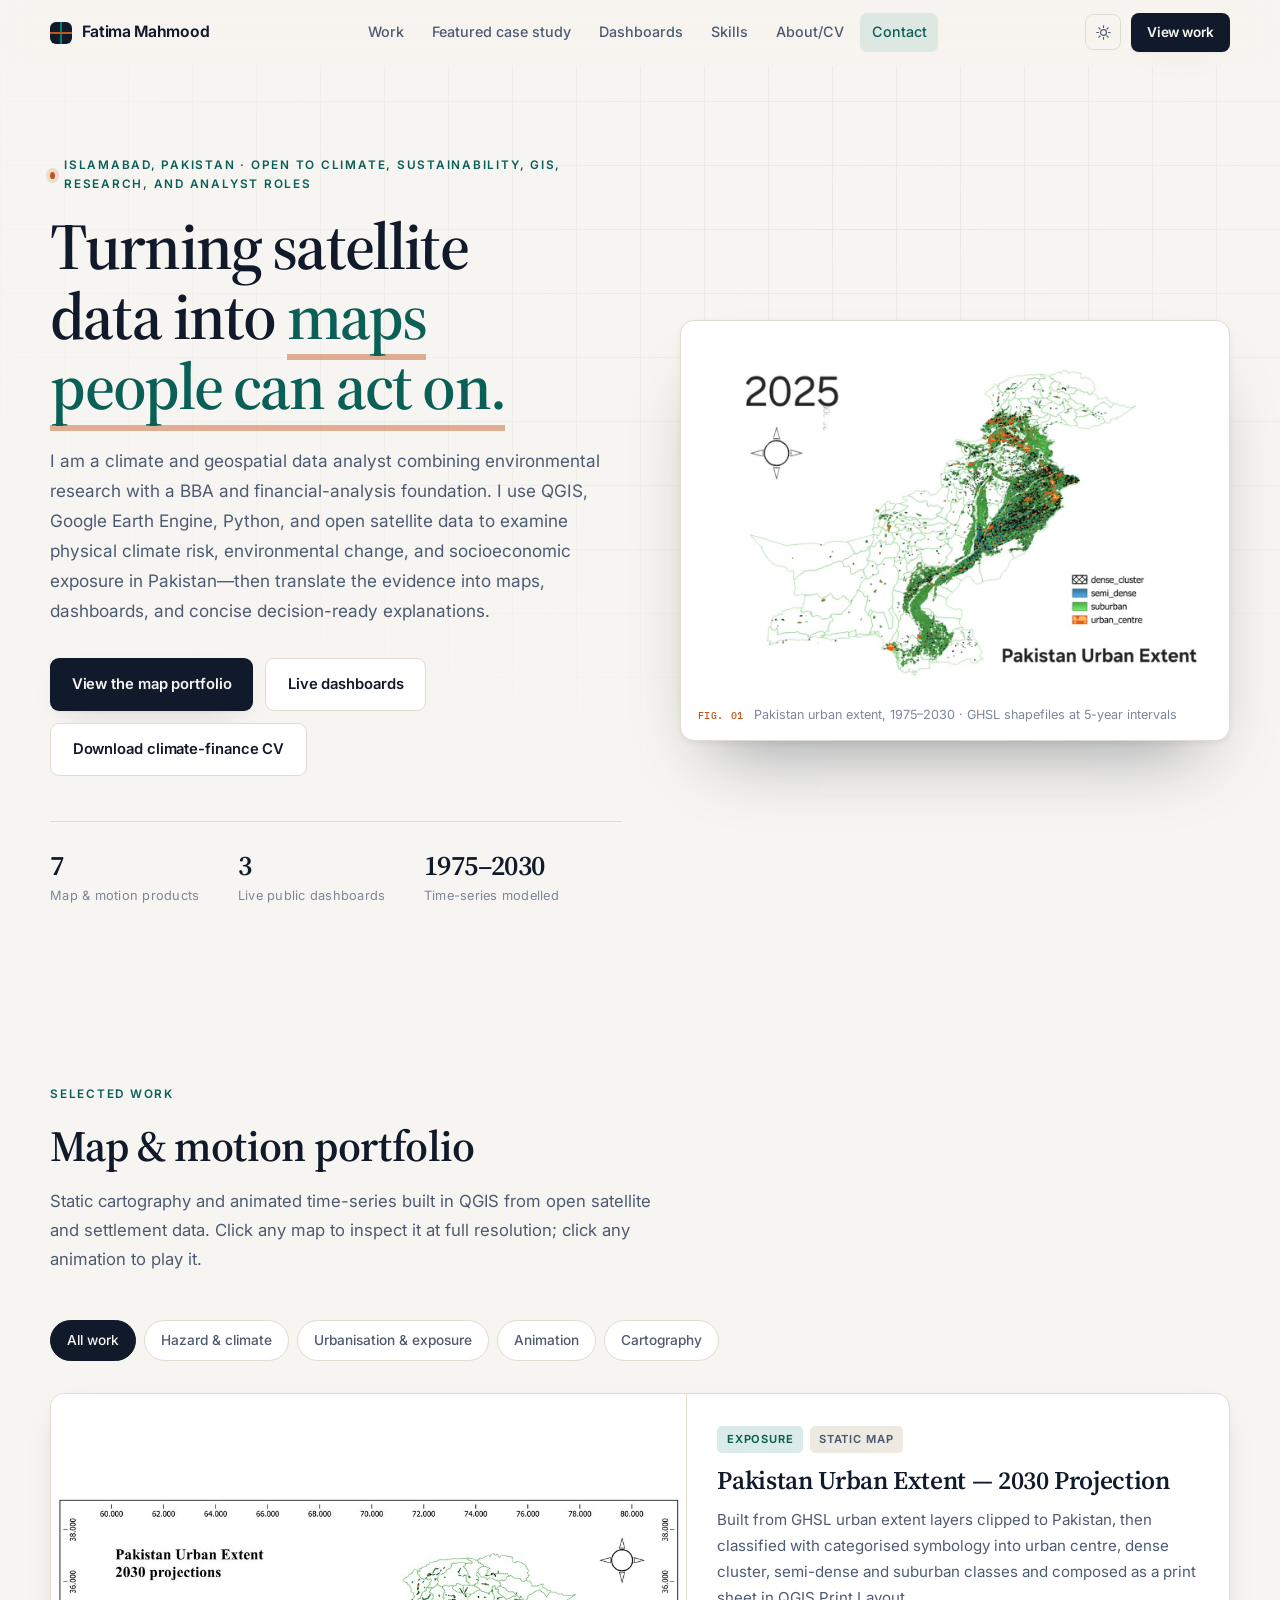
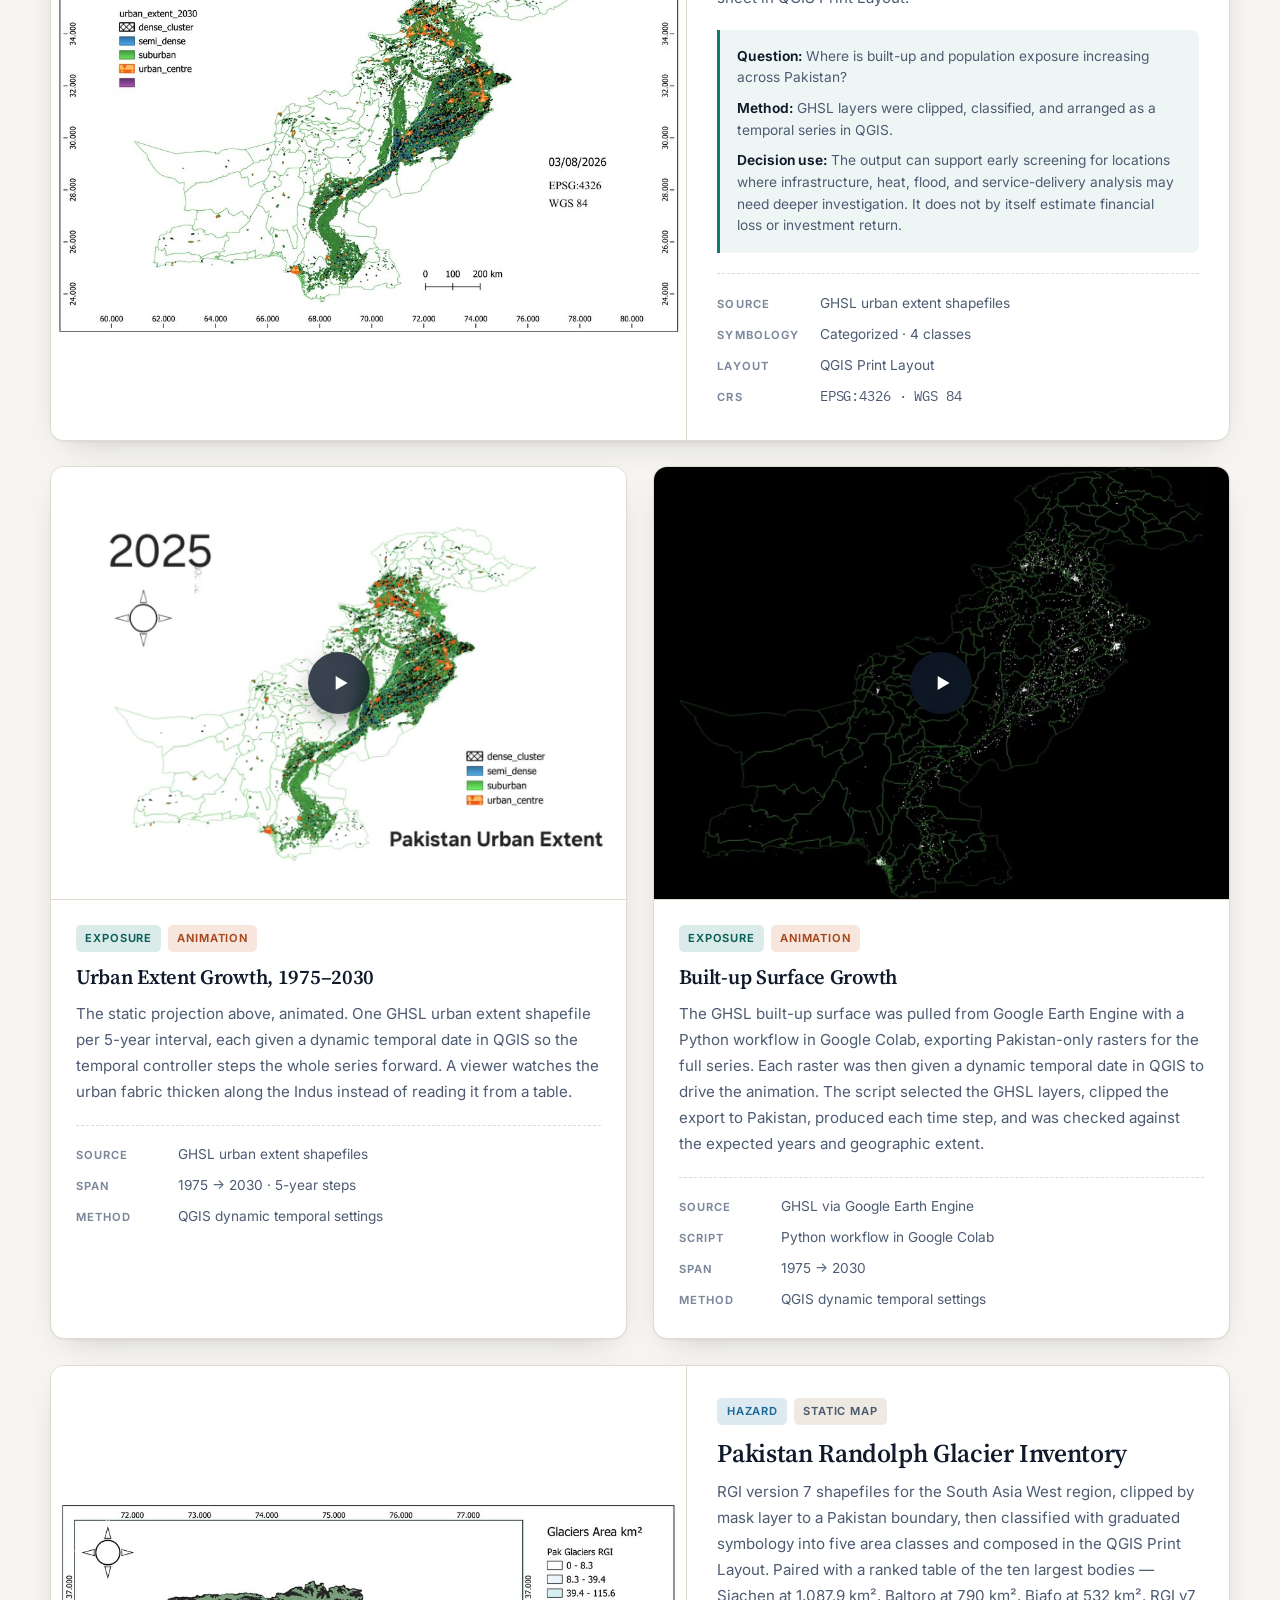
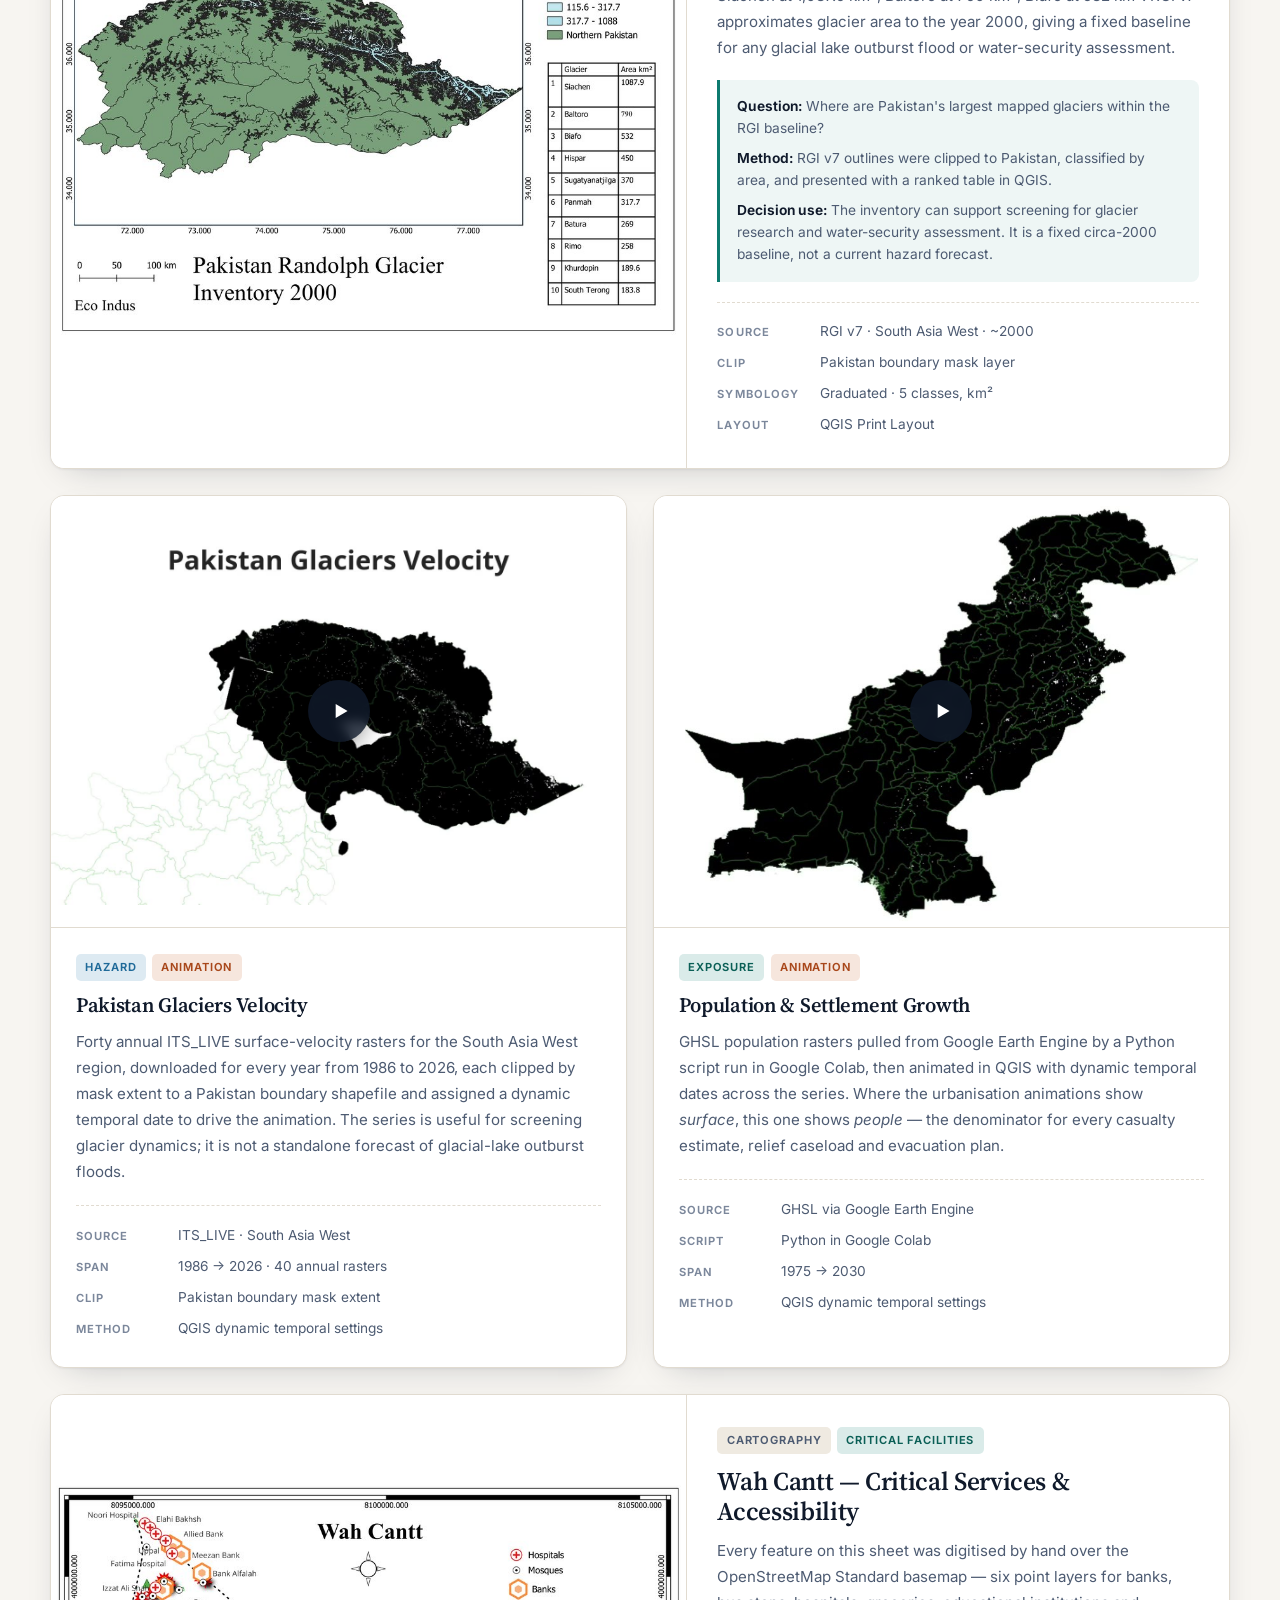
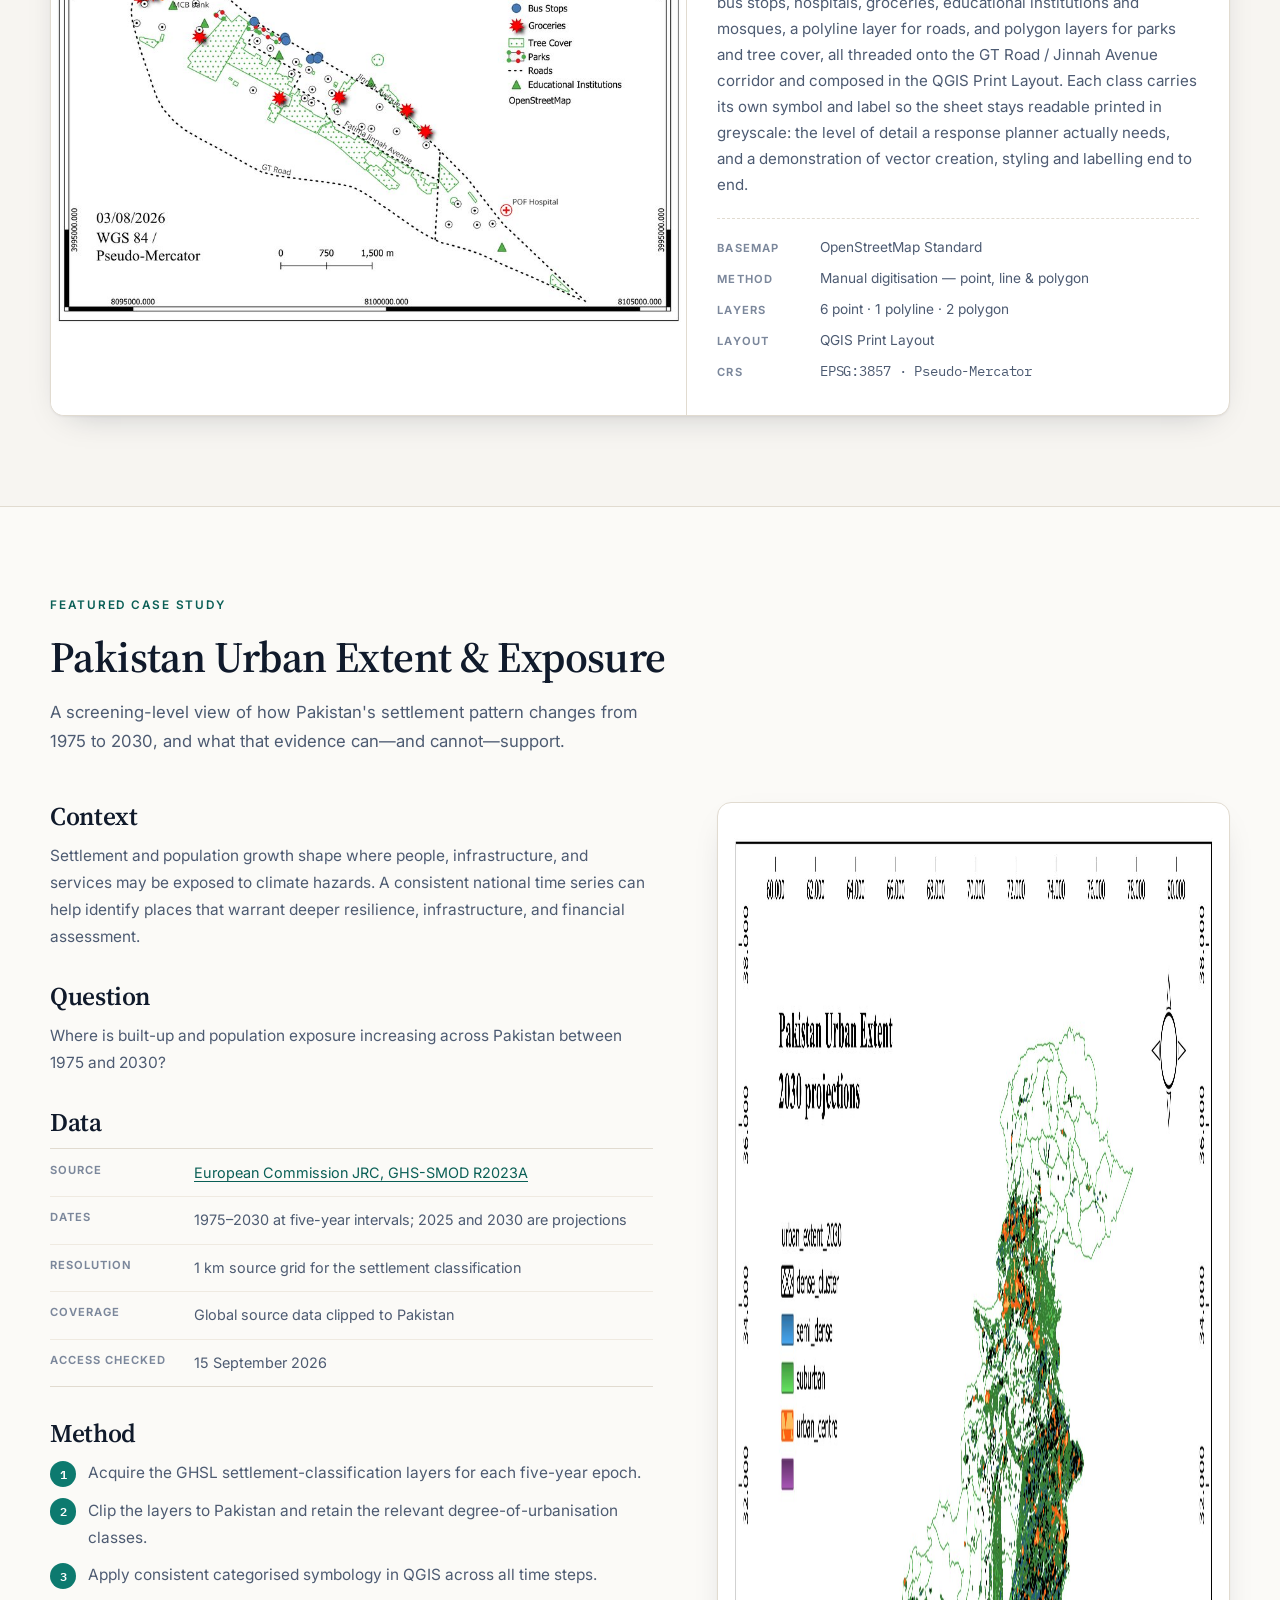
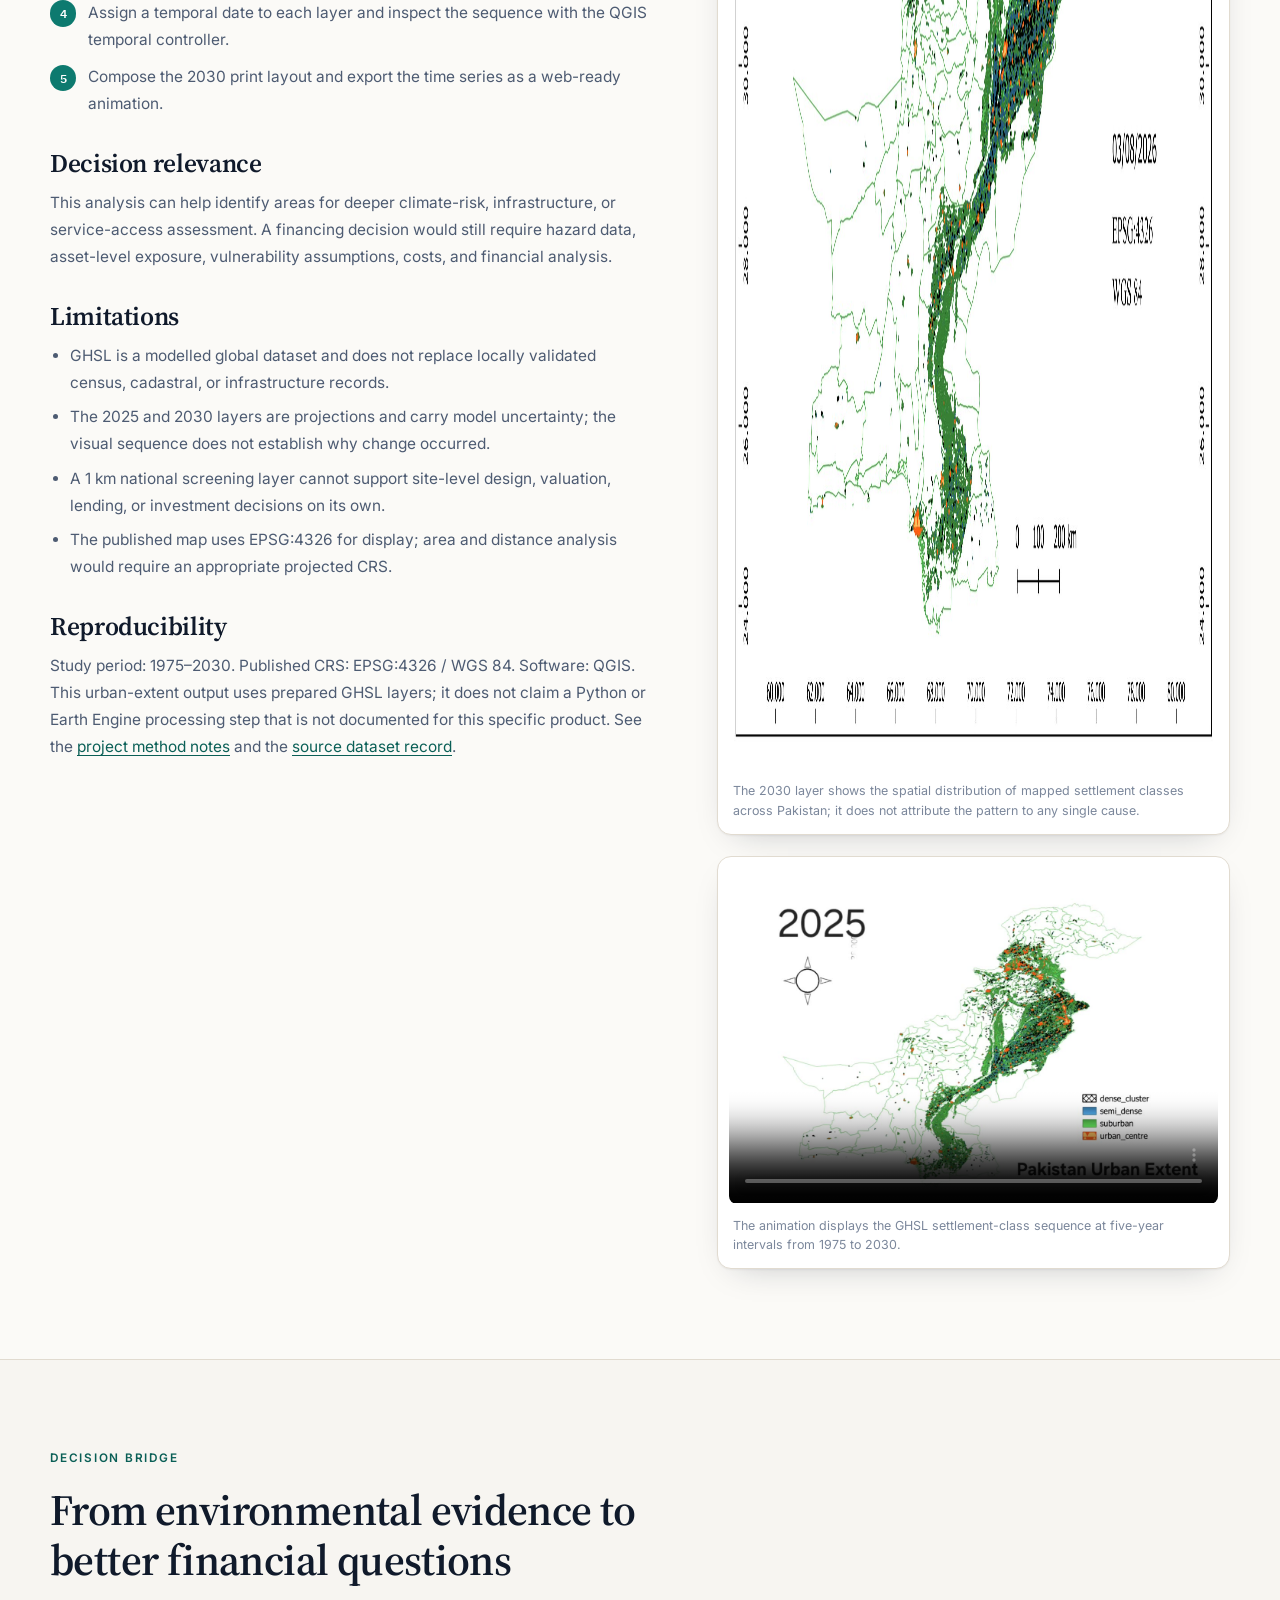
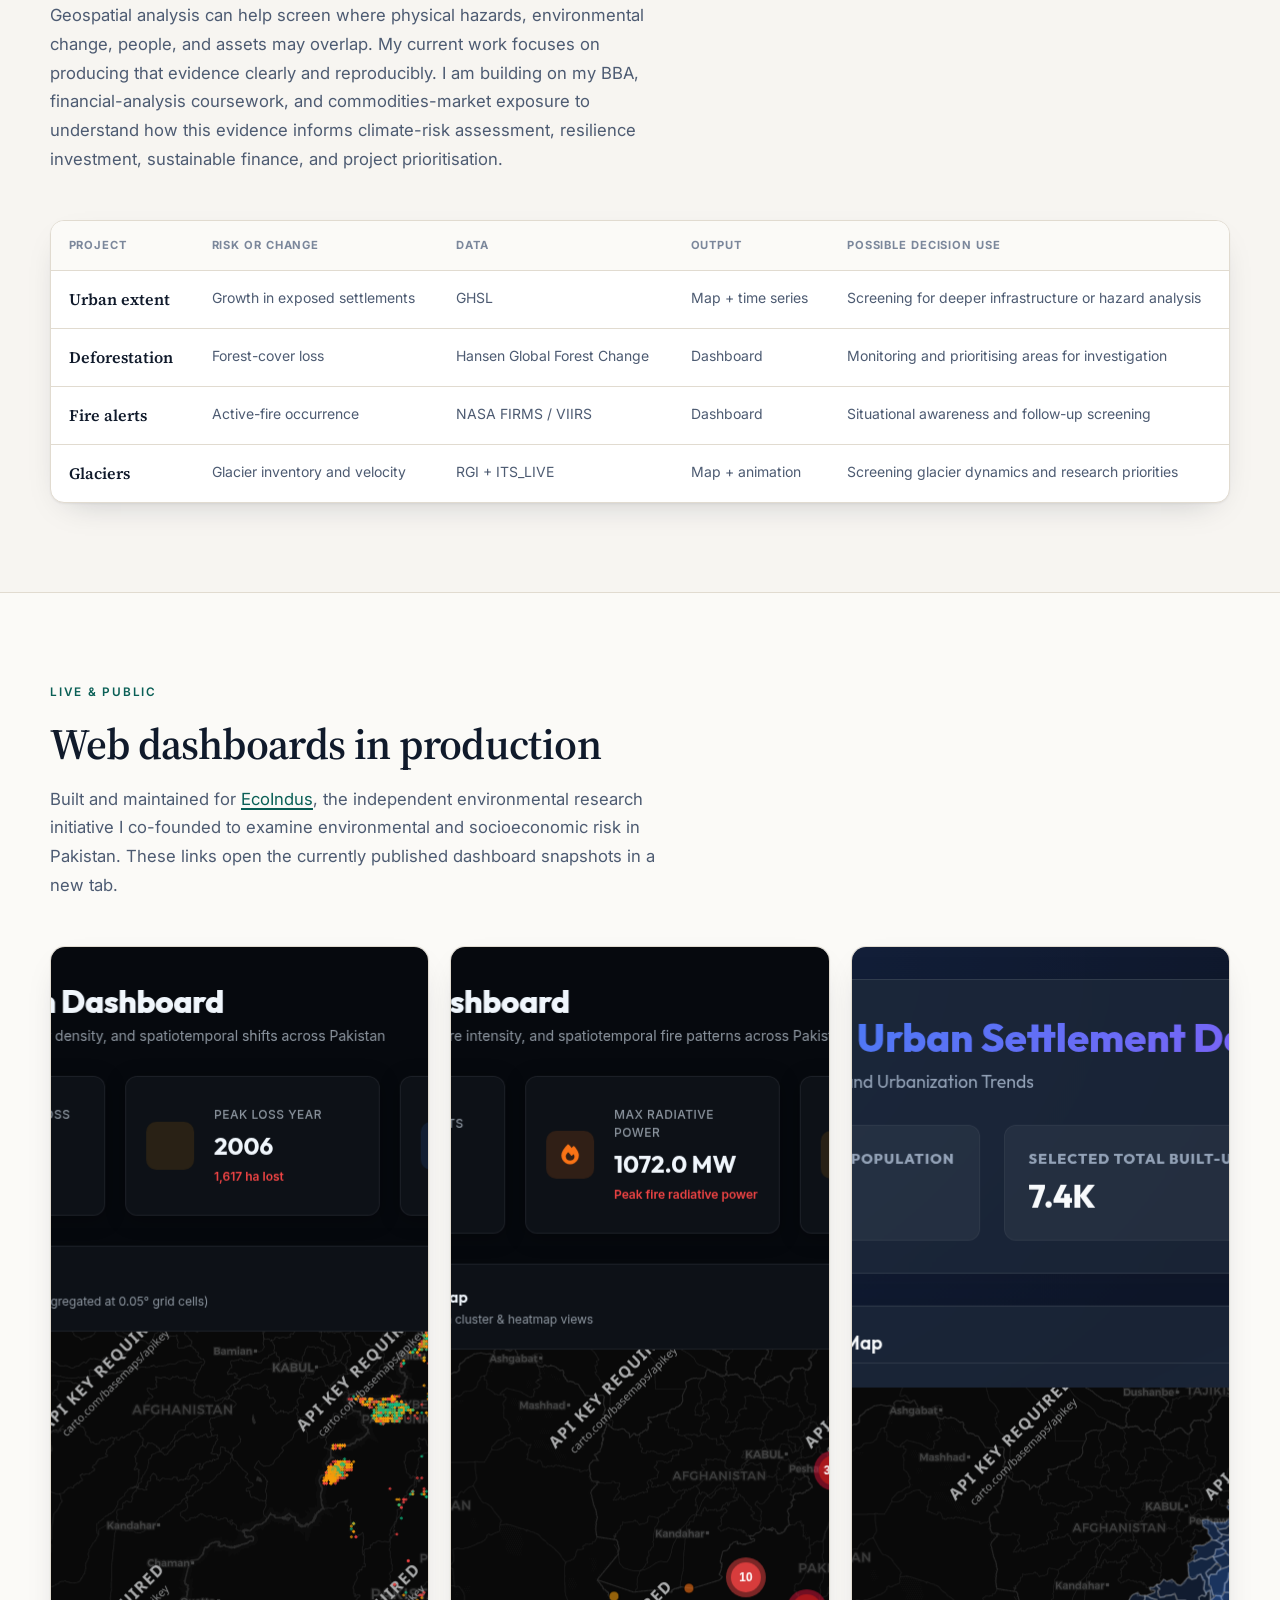
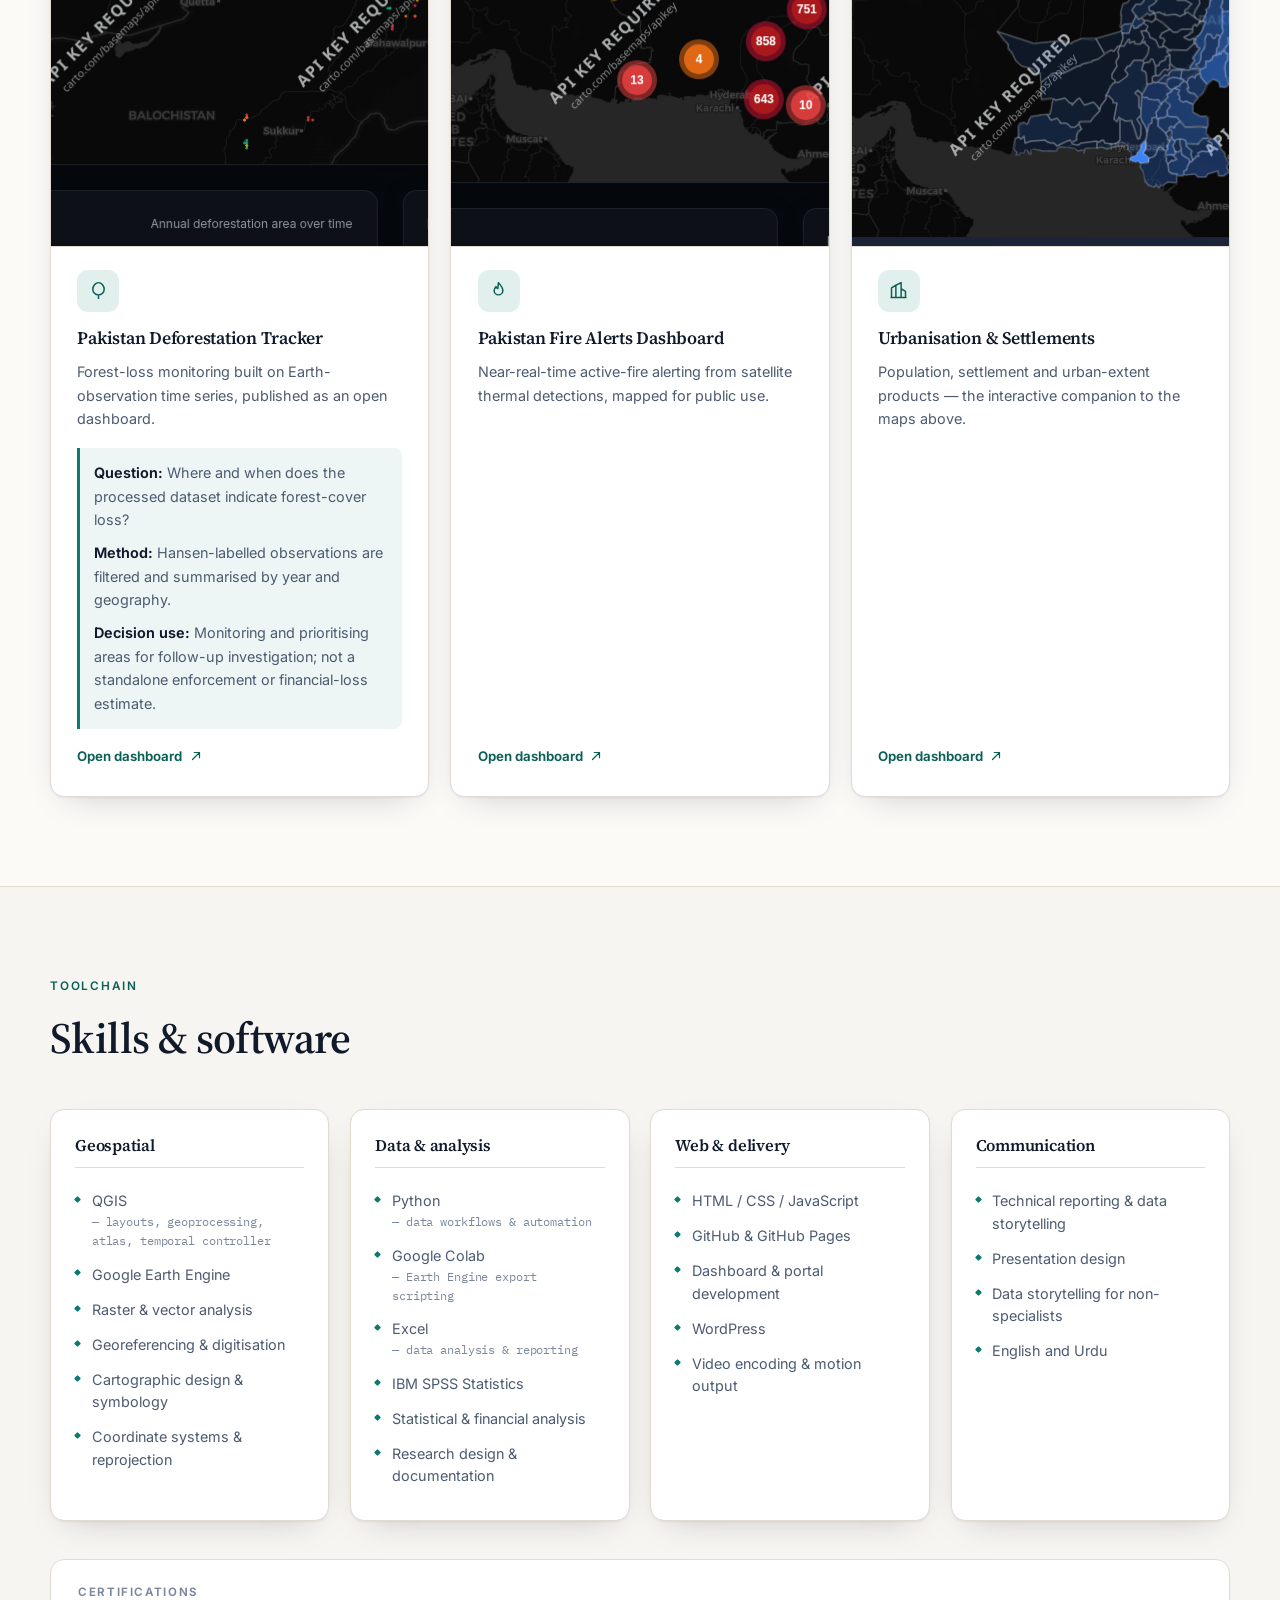
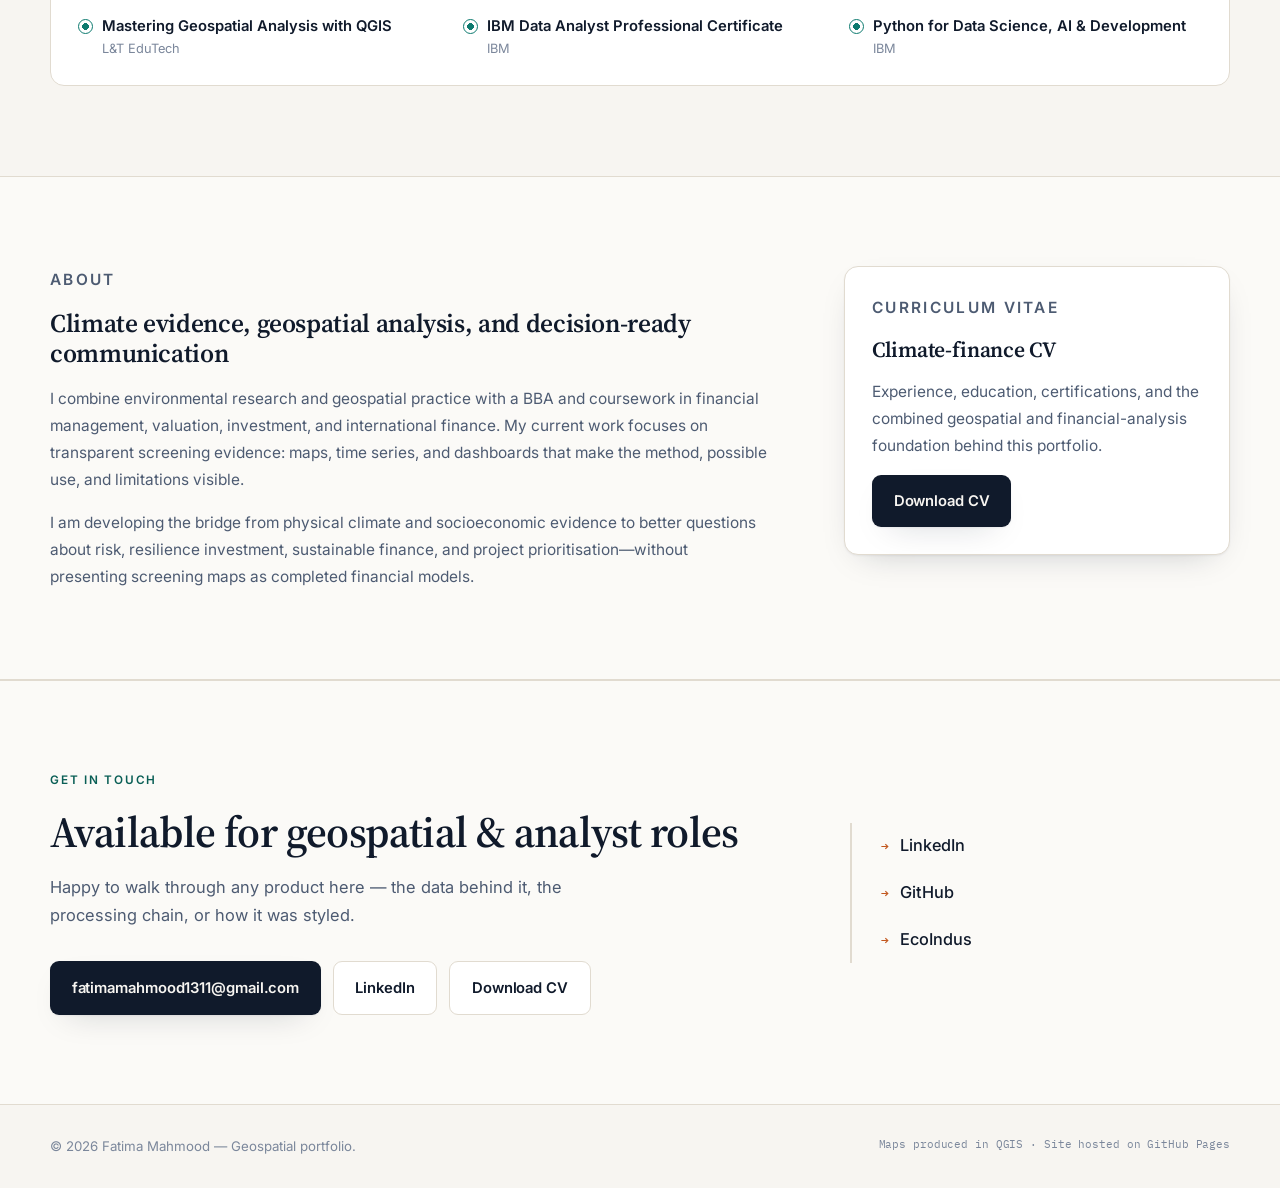
<file: index.html>
<!DOCTYPE html>
<html lang="en" data-theme="light">
<head>
<meta charset="utf-8">
<meta name="viewport" content="width=device-width, initial-scale=1">
<title>Fatima Mahmood — Climate &amp; Geospatial Data Analyst</title>
<meta name="description" content="Climate and geospatial data analysis connecting environmental change and socioeconomic exposure in Pakistan to maps, dashboards, and decision-ready explanations.">
<meta name="author" content="Fatima Mahmood">
<meta name="theme-color" content="#10192b">

<meta property="og:type" content="website">
<meta property="og:title" content="Fatima Mahmood — Climate &amp; Geospatial Data Analyst">
<meta property="og:description" content="Environmental and socioeconomic evidence translated into maps, dashboards, and decision-ready explanations for Pakistan.">
<meta property="og:image" content="assets/img/urban-extent-2030.jpg">

<link rel="preconnect" href="https://fonts.googleapis.com">
<link rel="preconnect" href="https://fonts.gstatic.com" crossorigin>
<link href="https://fonts.googleapis.com/css2?family=Inter:wght@400;500;600;700&amp;family=Source+Serif+4:opsz,wght@8..60,400;8..60,600;8..60,700&amp;family=IBM+Plex+Mono:wght@400;500&amp;display=swap" rel="stylesheet">
<link rel="stylesheet" href="assets/css/style.css">
<link rel="icon" href="data:image/svg+xml,%3Csvg xmlns='http://www.w3.org/2000/svg' viewBox='0 0 32 32'%3E%3Crect width='32' height='32' rx='7' fill='%2310192b'/%3E%3Cpath d='M6 21c4-7 8 3 12-4s5-6 8-8' stroke='%230d7a6f' stroke-width='2.2' fill='none' stroke-linecap='round'/%3E%3Cpath d='M6 26c4-7 8 3 12-4s5-6 8-8' stroke='%23c25a1e' stroke-width='2.2' fill='none' stroke-linecap='round' opacity='.75'/%3E%3C/svg%3E">
</head>
<body>

<a class="skip-link" href="#work">Skip to work</a>

<header class="nav" id="nav">
  <div class="wrap nav__inner">
    <a class="nav__brand" href="#top">
      <span class="nav__mark" aria-hidden="true"></span>
      <span class="nav__name">Fatima&nbsp;Mahmood</span>
    </a>
    <nav class="nav__links" aria-label="Primary">
      <a href="#work">Work</a>
      <a href="#case-study">Featured case study</a>
      <a href="#dashboards">Dashboards</a>
      <a href="#skills">Skills</a>
      <a href="#about">About/CV</a>
      <a href="#contact">Contact</a>
    </nav>
    <div class="nav__actions">
      <button class="themebtn" id="themeToggle" type="button" aria-label="Switch colour theme">
        <svg class="i-sun" viewBox="0 0 24 24" aria-hidden="true"><circle cx="12" cy="12" r="4.2"/><g stroke-linecap="round"><path d="M12 2.6v2.4M12 19v2.4M21.4 12H19M5 12H2.6M18.6 5.4l-1.7 1.7M7.1 16.9l-1.7 1.7M18.6 18.6l-1.7-1.7M7.1 7.1L5.4 5.4"/></g></svg>
        <svg class="i-moon" viewBox="0 0 24 24" aria-hidden="true"><path d="M20 14.2A8.2 8.2 0 019.8 4 8.4 8.4 0 1020 14.2z"/></svg>
      </button>
      <a class="btn btn--sm btn--solid" href="#work">View work</a>
      <button class="nav__burger" id="burger" type="button" aria-label="Menu" aria-expanded="false"><span></span><span></span><span></span></button>
    </div>
  </div>
</header>

<!-- ─────────────────────────── HERO ─────────────────────────── -->
<section class="hero" id="top">
  <div class="hero__grid" aria-hidden="true"></div>
  <div class="wrap hero__inner">
    <div class="hero__text reveal">
      <p class="eyebrow"><span class="dot"></span> Islamabad, Pakistan &middot; Open to climate, sustainability, GIS, research, and analyst roles</p>
      <h1 class="hero__title">Turning satellite data into <em>maps people can act on.</em></h1>
      <p class="hero__lede">
        I am a climate and geospatial data analyst combining environmental research with a BBA and
        financial-analysis foundation. I use QGIS, Google Earth Engine, Python, and open satellite data
        to examine physical climate risk, environmental change, and socioeconomic exposure in Pakistan—then
        translate the evidence into maps, dashboards, and concise decision-ready explanations.
      </p>
      <div class="hero__cta">
        <a class="btn btn--solid" href="#work">View the map portfolio</a>
        <a class="btn btn--ghost" href="#dashboards">Live dashboards</a>
        <a class="btn btn--ghost" href="assets/docs/Fatima_Mahmood_Climate_Finance_CV.pdf" download>Download climate-finance CV</a>
      </div>
      <dl class="hero__stats">
        <div><dt>7</dt><dd>Map &amp; motion products</dd></div>
        <div><dt>3</dt><dd>Live public dashboards</dd></div>
        <div><dt>1975&ndash;2030</dt><dd>Time-series modelled</dd></div>
      </dl>
    </div>

    <figure class="hero__plate reveal" data-delay="1">
      <video class="hero__video" poster="assets/img/poster-urban-extent-growth.jpg"
             muted loop playsinline preload="none" autoplay>
        <source src="assets/video/urban-extent-growth.mp4" type="video/mp4">
      </video>
      <figcaption>
        <span class="mono">FIG. 01</span>
        Pakistan urban extent, 1975&ndash;2030 &middot; GHSL shapefiles at 5-year intervals
      </figcaption>
    </figure>
  </div>
</section>

<!-- ───────────────────────────  WORK  ───────────────────────── -->
<section class="section" id="work">
  <div class="wrap">
    <header class="shead reveal">
      <p class="eyebrow">Selected work</p>
      <h2>Map &amp; motion portfolio</h2>
      <p class="shead__sub">Static cartography and animated time-series built in QGIS from open satellite and settlement data. Click any map to inspect it at full resolution; click any animation to play it.</p>
    </header>

    <div class="filters reveal" role="tablist" aria-label="Filter work">
      <button class="chip is-active" data-filter="all" role="tab" aria-selected="true">All work</button>
      <button class="chip" data-filter="hazard" role="tab" aria-selected="false">Hazard &amp; climate</button>
      <button class="chip" data-filter="exposure" role="tab" aria-selected="false">Urbanisation &amp; exposure</button>
      <button class="chip" data-filter="motion" role="tab" aria-selected="false">Animation</button>
      <button class="chip" data-filter="carto" role="tab" aria-selected="false">Cartography</button>
    </div>

    <div class="work-grid" id="workGrid">

      <!-- 1 -->
      <article class="card card--wide reveal" data-tags="exposure carto">
        <button class="card__media" data-lightbox="assets/img/urban-extent-2030-full.jpg"
                data-caption="Pakistan Urban Extent — 2030 projection. GHSL degree-of-urbanisation classes, EPSG:4326 / WGS 84.">
          <img src="assets/img/urban-extent-2030.jpg" alt="Map of Pakistan showing projected 2030 urban extent classified into urban centre, dense cluster, semi-dense and suburban categories" loading="lazy" width="1000" height="707">
          <span class="card__zoom" aria-hidden="true">
            <svg viewBox="0 0 24 24"><circle cx="11" cy="11" r="6.5"/><path d="M15.8 15.8L21 21M8.5 11h5M11 8.5v5"/></svg>
            Full resolution
          </span>
        </button>
        <div class="card__body">
          <div class="card__tags"><span class="tag tag--exp">Exposure</span><span class="tag">Static map</span></div>
          <h3>Pakistan Urban Extent — 2030 Projection</h3>
          <p>Built from GHSL urban extent layers clipped to Pakistan, then classified with categorised symbology into urban centre, dense cluster, semi-dense and suburban classes and composed as a print sheet in QGIS Print Layout.</p>
          <div class="decision-lens">
            <p><strong>Question:</strong> Where is built-up and population exposure increasing across Pakistan?</p>
            <p><strong>Method:</strong> GHSL layers were clipped, classified, and arranged as a temporal series in QGIS.</p>
            <p><strong>Decision use:</strong> The output can support early screening for locations where infrastructure, heat, flood, and service-delivery analysis may need deeper investigation. It does not by itself estimate financial loss or investment return.</p>
          </div>
          <dl class="meta">
            <div><dt>Source</dt><dd>GHSL urban extent shapefiles</dd></div>
            <div><dt>Symbology</dt><dd>Categorized · 4 classes</dd></div>
            <div><dt>Layout</dt><dd>QGIS Print Layout</dd></div>
            <div><dt>CRS</dt><dd class="mono">EPSG:4326 · WGS 84</dd></div>
          </dl>
        </div>
      </article>

      <!-- 2 -->
      <article class="card reveal" data-tags="exposure motion" data-delay="1">
        <div class="card__media card__media--video">
          <video poster="assets/img/poster-urban-extent-growth.jpg" muted loop playsinline preload="none">
            <source src="assets/video/urban-extent-growth.mp4" type="video/mp4">
          </video>
          <button class="playbtn" aria-label="Play animation"><svg viewBox="0 0 24 24" aria-hidden="true"><path d="M8 5.5v13l11-6.5z"/></svg></button>
        </div>
        <div class="card__body">
          <div class="card__tags"><span class="tag tag--exp">Exposure</span><span class="tag tag--mot">Animation</span></div>
          <h3>Urban Extent Growth, 1975&ndash;2030</h3>
          <p>The static projection above, animated. One GHSL urban extent shapefile per 5-year interval, each given a dynamic temporal date in QGIS so the temporal controller steps the whole series forward. A viewer watches the urban fabric thicken along the Indus instead of reading it from a table.</p>
          <dl class="meta">
            <div><dt>Source</dt><dd>GHSL urban extent shapefiles</dd></div>
            <div><dt>Span</dt><dd>1975 &rarr; 2030 · 5-year steps</dd></div>
            <div><dt>Method</dt><dd>QGIS dynamic temporal settings</dd></div>
          </dl>
        </div>
      </article>

      <!-- 3 -->
      <article class="card reveal" data-tags="exposure motion" data-delay="2">
        <div class="card__media card__media--video card__media--dark">
          <video poster="assets/img/poster-builtup-growth.jpg" muted loop playsinline preload="none">
            <source src="assets/video/builtup-growth.mp4" type="video/mp4">
          </video>
          <button class="playbtn" aria-label="Play animation"><svg viewBox="0 0 24 24" aria-hidden="true"><path d="M8 5.5v13l11-6.5z"/></svg></button>
        </div>
        <div class="card__body">
          <div class="card__tags"><span class="tag tag--exp">Exposure</span><span class="tag tag--mot">Animation</span></div>
          <h3>Built-up Surface Growth</h3>
          <p>The GHSL built-up surface was pulled from Google Earth Engine with a Python workflow in Google Colab, exporting Pakistan-only rasters for the full series. Each raster was then given a dynamic temporal date in QGIS to drive the animation. The script selected the GHSL layers, clipped the export to Pakistan, produced each time step, and was checked against the expected years and geographic extent.</p>
          <dl class="meta">
            <div><dt>Source</dt><dd>GHSL via Google Earth Engine</dd></div>
            <div><dt>Script</dt><dd>Python workflow in Google Colab</dd></div>
            <div><dt>Span</dt><dd>1975 &rarr; 2030</dd></div>
            <div><dt>Method</dt><dd>QGIS dynamic temporal settings</dd></div>
          </dl>
        </div>
      </article>

      <!-- 4 -->
      <article class="card card--wide reveal" data-tags="hazard carto">
        <button class="card__media" data-lightbox="assets/img/glacier-inventory-full.jpg"
                data-caption="Pakistan Randolph Glacier Inventory 2000 — glacier area (km²) graduated across Northern Pakistan.">
          <img src="assets/img/glacier-inventory.jpg" alt="Map of Northern Pakistan showing Randolph Glacier Inventory outlines graduated by area, with a table of the ten largest glaciers" loading="lazy" width="1000" height="707">
          <span class="card__zoom" aria-hidden="true">
            <svg viewBox="0 0 24 24"><circle cx="11" cy="11" r="6.5"/><path d="M15.8 15.8L21 21M8.5 11h5M11 8.5v5"/></svg>
            Full resolution
          </span>
        </button>
        <div class="card__body">
          <div class="card__tags"><span class="tag tag--haz">Hazard</span><span class="tag">Static map</span></div>
          <h3>Pakistan Randolph Glacier Inventory</h3>
          <p>RGI version 7 shapefiles for the South Asia West region, clipped by mask layer to a Pakistan boundary, then classified with graduated symbology into five area classes and composed in the QGIS Print Layout. Paired with a ranked table of the ten largest bodies — Siachen at 1,087.9&nbsp;km², Baltoro at 790&nbsp;km², Biafo at 532&nbsp;km². RGI v7 approximates glacier area to the year 2000, giving a fixed baseline for any glacial lake outburst flood or water-security assessment.</p>
          <div class="decision-lens">
            <p><strong>Question:</strong> Where are Pakistan's largest mapped glaciers within the RGI baseline?</p>
            <p><strong>Method:</strong> RGI v7 outlines were clipped to Pakistan, classified by area, and presented with a ranked table in QGIS.</p>
            <p><strong>Decision use:</strong> The inventory can support screening for glacier research and water-security assessment. It is a fixed circa-2000 baseline, not a current hazard forecast.</p>
          </div>
          <dl class="meta">
            <div><dt>Source</dt><dd>RGI v7 · South Asia West · ~2000</dd></div>
            <div><dt>Clip</dt><dd>Pakistan boundary mask layer</dd></div>
            <div><dt>Symbology</dt><dd>Graduated · 5 classes, km²</dd></div>
            <div><dt>Layout</dt><dd>QGIS Print Layout</dd></div>
          </dl>
        </div>
      </article>

      <!-- 5 -->
      <article class="card reveal" data-tags="hazard motion">
        <div class="card__media card__media--video">
          <video poster="assets/img/poster-glacier-velocity.jpg" muted loop playsinline preload="none">
            <source src="assets/video/glacier-velocity.mp4" type="video/mp4">
          </video>
          <button class="playbtn" aria-label="Play animation"><svg viewBox="0 0 24 24" aria-hidden="true"><path d="M8 5.5v13l11-6.5z"/></svg></button>
        </div>
        <div class="card__body">
          <div class="card__tags"><span class="tag tag--haz">Hazard</span><span class="tag tag--mot">Animation</span></div>
          <h3>Pakistan Glaciers Velocity</h3>
          <p>Forty annual ITS_LIVE surface-velocity rasters for the South Asia West region, downloaded for every year from 1986 to 2026, each clipped by mask extent to a Pakistan boundary shapefile and assigned a dynamic temporal date to drive the animation. The series is useful for screening glacier dynamics; it is not a standalone forecast of glacial-lake outburst floods.</p>
          <dl class="meta">
            <div><dt>Source</dt><dd>ITS_LIVE · South Asia West</dd></div>
            <div><dt>Span</dt><dd>1986 &rarr; 2026 · 40 annual rasters</dd></div>
            <div><dt>Clip</dt><dd>Pakistan boundary mask extent</dd></div>
            <div><dt>Method</dt><dd>QGIS dynamic temporal settings</dd></div>
          </dl>
        </div>
      </article>

      <!-- 6 -->
      <article class="card reveal" data-tags="exposure motion" data-delay="1">
        <div class="card__media card__media--video">
          <video poster="assets/img/poster-population-growth.jpg" muted loop playsinline preload="none">
            <source src="assets/video/population-growth.mp4" type="video/mp4">
          </video>
          <button class="playbtn" aria-label="Play animation"><svg viewBox="0 0 24 24" aria-hidden="true"><path d="M8 5.5v13l11-6.5z"/></svg></button>
        </div>
        <div class="card__body">
          <div class="card__tags"><span class="tag tag--exp">Exposure</span><span class="tag tag--mot">Animation</span></div>
          <h3>Population &amp; Settlement Growth</h3>
          <p>GHSL population rasters pulled from Google Earth Engine by a Python script run in Google Colab, then animated in QGIS with dynamic temporal dates across the series. Where the urbanisation animations show <em>surface</em>, this one shows <em>people</em> — the denominator for every casualty estimate, relief caseload and evacuation plan.</p>
          <dl class="meta">
            <div><dt>Source</dt><dd>GHSL via Google Earth Engine</dd></div>
            <div><dt>Script</dt><dd>Python in Google Colab</dd></div>
            <div><dt>Span</dt><dd>1975 &rarr; 2030</dd></div>
            <div><dt>Method</dt><dd>QGIS dynamic temporal settings</dd></div>
          </dl>
        </div>
      </article>

      <!-- 7 -->
      <article class="card card--wide reveal" data-tags="carto exposure">
        <button class="card__media" data-lightbox="assets/img/wah-cantt-services-full.jpg"
                data-caption="Wah Cantt — critical services and accessibility. Vector layers digitised over the OpenStreetMap Standard basemap, EPSG:3857 / WGS 84 Pseudo-Mercator.">
          <img src="assets/img/wah-cantt-services.jpg" alt="Detailed map of Wah Cantt showing hospitals, mosques, banks, bus stops, groceries, parks, tree cover, roads and educational institutions" loading="lazy" width="1000" height="707">
          <span class="card__zoom" aria-hidden="true">
            <svg viewBox="0 0 24 24"><circle cx="11" cy="11" r="6.5"/><path d="M15.8 15.8L21 21M8.5 11h5M11 8.5v5"/></svg>
            Full resolution
          </span>
        </button>
        <div class="card__body">
          <div class="card__tags"><span class="tag">Cartography</span><span class="tag tag--exp">Critical facilities</span></div>
          <h3>Wah Cantt — Critical Services &amp; Accessibility</h3>
          <p>Every feature on this sheet was digitised by hand over the OpenStreetMap Standard basemap — six point layers for banks, bus stops, hospitals, groceries, educational institutions and mosques, a polyline layer for roads, and polygon layers for parks and tree cover, all threaded onto the GT Road / Jinnah Avenue corridor and composed in the QGIS Print Layout. Each class carries its own symbol and label so the sheet stays readable printed in greyscale: the level of detail a response planner actually needs, and a demonstration of vector creation, styling and labelling end to end.</p>
          <dl class="meta">
            <div><dt>Basemap</dt><dd>OpenStreetMap Standard</dd></div>
            <div><dt>Method</dt><dd>Manual digitisation — point, line &amp; polygon</dd></div>
            <div><dt>Layers</dt><dd>6 point · 1 polyline · 2 polygon</dd></div>
            <div><dt>Layout</dt><dd>QGIS Print Layout</dd></div>
            <div><dt>CRS</dt><dd class="mono">EPSG:3857 · Pseudo-Mercator</dd></div>
          </dl>
        </div>
      </article>

    </div>
  </div>
</section>

<!-- ───────────────────── FEATURED CASE STUDY ─────────────────── -->
<section class="section section--alt" id="case-study">
  <div class="wrap">
    <header class="shead reveal">
      <p class="eyebrow">Featured case study</p>
      <h2>Pakistan Urban Extent &amp; Exposure</h2>
      <p class="shead__sub">A screening-level view of how Pakistan's settlement pattern changes from 1975 to 2030, and what that evidence can—and cannot—support.</p>
    </header>

    <div class="case-study reveal">
      <div class="case-study__copy">
        <section>
          <h3>Context</h3>
          <p>Settlement and population growth shape where people, infrastructure, and services may be exposed to climate hazards. A consistent national time series can help identify places that warrant deeper resilience, infrastructure, and financial assessment.</p>
        </section>

        <section>
          <h3>Question</h3>
          <p>Where is built-up and population exposure increasing across Pakistan between 1975 and 2030?</p>
        </section>

        <section>
          <h3>Data</h3>
          <dl class="case-facts">
            <div><dt>Source</dt><dd><a href="https://human-settlement.emergency.copernicus.eu/ghs_smod2023.php" target="_blank" rel="noopener">European Commission JRC, GHS-SMOD R2023A</a></dd></div>
            <div><dt>Dates</dt><dd>1975–2030 at five-year intervals; 2025 and 2030 are projections</dd></div>
            <div><dt>Resolution</dt><dd>1 km source grid for the settlement classification</dd></div>
            <div><dt>Coverage</dt><dd>Global source data clipped to Pakistan</dd></div>
            <div><dt>Access checked</dt><dd>15 September 2026</dd></div>
          </dl>
        </section>

        <section>
          <h3>Method</h3>
          <ol class="method-steps">
            <li>Acquire the GHSL settlement-classification layers for each five-year epoch.</li>
            <li>Clip the layers to Pakistan and retain the relevant degree-of-urbanisation classes.</li>
            <li>Apply consistent categorised symbology in QGIS across all time steps.</li>
            <li>Assign a temporal date to each layer and inspect the sequence with the QGIS temporal controller.</li>
            <li>Compose the 2030 print layout and export the time series as a web-ready animation.</li>
          </ol>
        </section>

        <section>
          <h3>Decision relevance</h3>
          <p>This analysis can help identify areas for deeper climate-risk, infrastructure, or service-access assessment. A financing decision would still require hazard data, asset-level exposure, vulnerability assumptions, costs, and financial analysis.</p>
        </section>

        <section>
          <h3>Limitations</h3>
          <ul class="case-list">
            <li>GHSL is a modelled global dataset and does not replace locally validated census, cadastral, or infrastructure records.</li>
            <li>The 2025 and 2030 layers are projections and carry model uncertainty; the visual sequence does not establish why change occurred.</li>
            <li>A 1 km national screening layer cannot support site-level design, valuation, lending, or investment decisions on its own.</li>
            <li>The published map uses EPSG:4326 for display; area and distance analysis would require an appropriate projected CRS.</li>
          </ul>
        </section>

        <section>
          <h3>Reproducibility</h3>
          <p>Study period: 1975–2030. Published CRS: EPSG:4326 / WGS 84. Software: QGIS. This urban-extent output uses prepared GHSL layers; it does not claim a Python or Earth Engine processing step that is not documented for this specific product. See the <a href="https://github.com/Fati-00M/QGIS_portfolio#method-notes" target="_blank" rel="noopener">project method notes</a> and the <a href="https://data.jrc.ec.europa.eu/dataset/a0df7a6f-49de-46ea-9bde-563437a6e2ba" target="_blank" rel="noopener">source dataset record</a>.</p>
        </section>
      </div>

      <div class="case-study__media">
        <figure>
          <img src="assets/img/urban-extent-2030-full.jpg" alt="Pakistan map showing 2030 GHSL settlement classes, including urban centres, dense clusters, semi-dense areas, and suburban areas" loading="lazy" width="2200" height="1555">
          <figcaption>The 2030 layer shows the spatial distribution of mapped settlement classes across Pakistan; it does not attribute the pattern to any single cause.</figcaption>
        </figure>
        <figure>
          <video poster="assets/img/poster-urban-extent-growth.jpg" muted loop playsinline controls preload="metadata">
            <source src="assets/video/urban-extent-growth.mp4" type="video/mp4">
          </video>
          <figcaption>The animation displays the GHSL settlement-class sequence at five-year intervals from 1975 to 2030.</figcaption>
        </figure>
      </div>
    </div>
  </div>
</section>

<!-- ─────────────────── EVIDENCE TO FINANCE ─────────────────── -->
<section class="section" id="evidence-finance">
  <div class="wrap">
    <header class="shead reveal">
      <p class="eyebrow">Decision bridge</p>
      <h2>From environmental evidence to better financial questions</h2>
      <p class="shead__sub">Geospatial analysis can help screen where physical hazards, environmental change, people, and assets may overlap. My current work focuses on producing that evidence clearly and reproducibly. I am building on my BBA, financial-analysis coursework, and commodities-market exposure to understand how this evidence informs climate-risk assessment, resilience investment, sustainable finance, and project prioritisation.</p>
    </header>

    <div class="evidence-table-wrap reveal">
      <table class="evidence-table">
        <thead>
          <tr><th>Project</th><th>Risk or change</th><th>Data</th><th>Output</th><th>Possible decision use</th></tr>
        </thead>
        <tbody>
          <tr><th scope="row">Urban extent</th><td>Growth in exposed settlements</td><td>GHSL</td><td>Map + time series</td><td>Screening for deeper infrastructure or hazard analysis</td></tr>
          <tr><th scope="row">Deforestation</th><td>Forest-cover loss</td><td>Hansen Global Forest Change</td><td>Dashboard</td><td>Monitoring and prioritising areas for investigation</td></tr>
          <tr><th scope="row">Fire alerts</th><td>Active-fire occurrence</td><td>NASA FIRMS / VIIRS</td><td>Dashboard</td><td>Situational awareness and follow-up screening</td></tr>
          <tr><th scope="row">Glaciers</th><td>Glacier inventory and velocity</td><td>RGI + ITS_LIVE</td><td>Map + animation</td><td>Screening glacier dynamics and research priorities</td></tr>
        </tbody>
      </table>
    </div>
  </div>
</section>

<!-- ──────────────────────── DASHBOARDS ──────────────────────── -->
<section class="section section--alt" id="dashboards">
  <div class="wrap">
    <header class="shead reveal">
      <p class="eyebrow">Live &amp; public</p>
      <h2>Web dashboards in production</h2>
      <p class="shead__sub">Built and maintained for <a href="https://ecoindus.netlify.app" target="_blank" rel="noopener">EcoIndus</a>, the independent environmental research initiative I co-founded to examine environmental and socioeconomic risk in Pakistan. These links open the currently published dashboard snapshots in a new tab.</p>
    </header>

    <div class="dash-grid">
      <a class="dash reveal" href="https://fati-00m.github.io/Pakistan-Deforestation-Tracker/" target="_blank" rel="noopener">
        <img class="dash__thumb" src="assets/img/dashboard-deforestation.png" alt="Deforestation dashboard showing forest-loss indicators and a mapped distribution of canopy-loss observations across Pakistan" loading="lazy" width="1440" height="900">
        <span class="dash__ico" aria-hidden="true">
          <svg viewBox="0 0 24 24"><path d="M12 21v-4M12 17c-3.6 0-6.5-2.9-6.5-6.5S8.4 3 12 3s6.5 3.9 6.5 7.5S15.6 17 12 17z"/></svg>
        </span>
        <h3>Pakistan Deforestation Tracker</h3>
        <p>Forest-loss monitoring built on Earth-observation time series, published as an open dashboard.</p>
        <div class="decision-lens decision-lens--compact">
          <p><strong>Question:</strong> Where and when does the processed dataset indicate forest-cover loss?</p>
          <p><strong>Method:</strong> Hansen-labelled observations are filtered and summarised by year and geography.</p>
          <p><strong>Decision use:</strong> Monitoring and prioritising areas for follow-up investigation; not a standalone enforcement or financial-loss estimate.</p>
        </div>
        <span class="dash__go">Open dashboard <svg viewBox="0 0 24 24" aria-hidden="true"><path d="M6 18L18 6M9 6h9v9"/></svg></span>
      </a>

      <a class="dash reveal" data-delay="1" href="https://fati-00m.github.io/Pakistan-Fire-Alerts-Dashboard/" target="_blank" rel="noopener">
        <img class="dash__thumb" src="assets/img/dashboard-fire-alerts.png" alt="Fire alerts dashboard showing national fire indicators, filters, and clustered thermal detections across Pakistan" loading="lazy" width="1440" height="900">
        <span class="dash__ico" aria-hidden="true">
          <svg viewBox="0 0 24 24"><path d="M12 3c3 4 5 5.5 5 9a5 5 0 11-10 0c0-2 1-3.2 2-4.4.6 1.4 1.4 2 2.2 2.2C11.6 7.6 11.4 5.4 12 3z"/></svg>
        </span>
        <h3>Pakistan Fire Alerts Dashboard</h3>
        <p>Near-real-time active-fire alerting from satellite thermal detections, mapped for public use.</p>
        <span class="dash__go">Open dashboard <svg viewBox="0 0 24 24" aria-hidden="true"><path d="M6 18L18 6M9 6h9v9"/></svg></span>
      </a>

      <a class="dash reveal" data-delay="2" href="https://fati-00m.github.io/Pakistan-Urbanization-Maps" target="_blank" rel="noopener">
        <img class="dash__thumb" src="assets/img/dashboard-urbanisation.png" alt="Urban settlement dashboard showing population indicators, filters, and a district-level map of Pakistan" loading="lazy" width="1440" height="900">
        <span class="dash__ico" aria-hidden="true">
          <svg viewBox="0 0 24 24"><path d="M4 20V9l5-3v14M9 20V6l6-3v17M15 20V10l5 3v7M3.5 20h17"/></svg>
        </span>
        <h3>Urbanisation &amp; Settlements</h3>
        <p>Population, settlement and urban-extent products — the interactive companion to the maps above.</p>
        <span class="dash__go">Open dashboard <svg viewBox="0 0 24 24" aria-hidden="true"><path d="M6 18L18 6M9 6h9v9"/></svg></span>
      </a>
    </div>
  </div>
</section>

<!-- ────────────────────────── SKILLS ────────────────────────── -->
<section class="section" id="skills">
  <div class="wrap">
    <header class="shead reveal">
      <p class="eyebrow">Toolchain</p>
      <h2>Skills &amp; software</h2>
    </header>
    <div class="skill-grid">
      <div class="skillset reveal">
        <h3>Geospatial</h3>
        <ul>
          <li>QGIS <span class="mono">— layouts, geoprocessing, atlas, temporal controller</span></li>
          <li>Google Earth Engine</li>
          <li>Raster &amp; vector analysis</li>
          <li>Georeferencing &amp; digitisation</li>
          <li>Cartographic design &amp; symbology</li>
          <li>Coordinate systems &amp; reprojection</li>
        </ul>
      </div>
      <div class="skillset reveal" data-delay="1">
        <h3>Data &amp; analysis</h3>
        <ul>
          <li>Python <span class="mono">— data workflows &amp; automation</span></li>
          <li>Google Colab <span class="mono">— Earth Engine export scripting</span></li>
          <li>Excel <span class="mono">— data analysis &amp; reporting</span></li>
          <li>IBM SPSS Statistics</li>
          <li>Statistical &amp; financial analysis</li>
          <li>Research design &amp; documentation</li>
        </ul>
      </div>
      <div class="skillset reveal" data-delay="2">
        <h3>Web &amp; delivery</h3>
        <ul>
          <li>HTML / CSS / JavaScript</li>
          <li>GitHub &amp; GitHub Pages</li>
          <li>Dashboard &amp; portal development</li>
          <li>WordPress</li>
          <li>Video encoding &amp; motion output</li>
        </ul>
      </div>
      <div class="skillset reveal" data-delay="3">
        <h3>Communication</h3>
        <ul>
          <li>Technical reporting &amp; data storytelling</li>
          <li>Presentation design</li>
          <li>Data storytelling for non-specialists</li>
          <li>English and Urdu</li>
        </ul>
      </div>
    </div>

    <div class="certs reveal">
      <h3 class="certs__h">Certifications</h3>
      <ul class="certs__list">
        <li><strong>Mastering Geospatial Analysis with QGIS</strong> <span>L&amp;T EduTech</span></li>
        <li><strong>IBM Data Analyst Professional Certificate</strong> <span>IBM</span></li>
        <li><strong>Python for Data Science, AI &amp; Development</strong> <span>IBM</span></li>
      </ul>
    </div>
  </div>
</section>

<!-- ───────────────────────── ABOUT / CV ─────────────────────── -->
<section class="section section--alt" id="about">
  <div class="wrap about-grid reveal">
    <div>
      <p class="eyebrow">About</p>
      <h2>Climate evidence, geospatial analysis, and decision-ready communication</h2>
      <p>I combine environmental research and geospatial practice with a BBA and coursework in financial management, valuation, investment, and international finance. My current work focuses on transparent screening evidence: maps, time series, and dashboards that make the method, possible use, and limitations visible.</p>
      <p>I am developing the bridge from physical climate and socioeconomic evidence to better questions about risk, resilience investment, sustainable finance, and project prioritisation—without presenting screening maps as completed financial models.</p>
    </div>
    <aside class="cv-card">
      <p class="eyebrow">Curriculum vitae</p>
      <h3>Climate-finance CV</h3>
      <p>Experience, education, certifications, and the combined geospatial and financial-analysis foundation behind this portfolio.</p>
      <a class="btn btn--solid" href="assets/docs/Fatima_Mahmood_Climate_Finance_CV.pdf" download>Download CV</a>
    </aside>
  </div>
</section>

<!-- ────────────────────────── CONTACT ───────────────────────── -->
<section class="section contact" id="contact">
  <div class="wrap contact__inner reveal">
    <div>
      <p class="eyebrow">Get in touch</p>
      <h2>Available for geospatial &amp; analyst roles</h2>
      <p class="contact__lede">Happy to walk through any product here — the data behind it, the processing chain, or how it was styled.</p>
      <div class="contact__actions">
        <a class="btn btn--solid" href="mailto:fatimamahmood1311@gmail.com">fatimamahmood1311@gmail.com</a>
        <a class="btn btn--ghost" href="https://pk.linkedin.com/in/fatima-mahmood-b49736276" target="_blank" rel="noopener">LinkedIn</a>
        <a class="btn btn--ghost" href="assets/docs/Fatima_Mahmood_Climate_Finance_CV.pdf" download>Download CV</a>
      </div>
    </div>
    <ul class="contact__links">
      <li><a href="https://pk.linkedin.com/in/fatima-mahmood-b49736276" target="_blank" rel="noopener"><span class="mono">→</span> LinkedIn</a></li>
      <li><a href="https://github.com/Fati-00M" target="_blank" rel="noopener"><span class="mono">→</span> GitHub</a></li>
      <li><a href="https://ecoindus.netlify.app" target="_blank" rel="noopener"><span class="mono">→</span> EcoIndus</a></li>
    </ul>
  </div>
</section>

<footer class="foot">
  <div class="wrap foot__inner">
    <p>&copy; <span id="yr">2026</span> Fatima Mahmood — Geospatial portfolio.</p>
    <p class="mono">Maps produced in QGIS · Site hosted on GitHub Pages</p>
  </div>
</footer>

<!-- lightbox -->
<div class="lb" id="lightbox" role="dialog" aria-modal="true" aria-label="Map viewer" hidden>
  <button class="lb__close" id="lbClose" aria-label="Close viewer">&times;</button>
  <button class="lb__nav lb__nav--prev" id="lbPrev" aria-label="Previous map">&#8249;</button>
  <button class="lb__nav lb__nav--next" id="lbNext" aria-label="Next map">&#8250;</button>
  <figure class="lb__fig">
    <img id="lbImg" alt="">
    <figcaption id="lbCap"></figcaption>
  </figure>
</div>

<script src="assets/js/main.js"></script>
</body>
</html>
</file>
<file: assets/css/style.css>
/* ============================================================
   Fatima Mahmood — Geospatial Portfolio
   ============================================================ */

:root{
  --paper:#f7f5f1;
  --surface:#fff;
  --surface-2:#fbfaf7;
  --ink:#101a2b;
  --ink-2:#4d5b72;
  --ink-3:#7b879b;
  --line:#e1dbd0;
  --line-2:#efeae1;
  --accent:#0d7a6f;
  --accent-ink:#0a5f56;
  --accent-2:#c2571e;
  --haz:#2f7fb0;
  --shadow:0 1px 2px rgba(16,26,43,.05), 0 12px 34px -18px rgba(16,26,43,.28);
  --shadow-lg:0 2px 6px rgba(16,26,43,.06), 0 40px 70px -34px rgba(16,26,43,.42);

  --font-display:"Source Serif 4",Georgia,"Times New Roman",serif;
  --font-sans:"Inter",-apple-system,BlinkMacSystemFont,"Segoe UI",Roboto,sans-serif;
  --font-mono:"IBM Plex Mono",ui-monospace,SFMono-Regular,Menlo,monospace;

  --wrap:1180px;
  --r:14px;
  --nav-h:66px;
}

[data-theme="dark"]{
  --paper:#0a1017;
  --surface:#111b26;
  --surface-2:#0e1720;
  --ink:#e9eef5;
  --ink-2:#a2b0c2;
  --ink-3:#768699;
  --line:#22303f;
  --line-2:#1a2632;
  --accent:#3fb9a8;
  --accent-ink:#5fd0bf;
  --accent-2:#e08a4c;
  --haz:#67b6e0;
  --shadow:0 1px 2px rgba(0,0,0,.4), 0 12px 34px -18px rgba(0,0,0,.7);
  --shadow-lg:0 2px 6px rgba(0,0,0,.45), 0 40px 70px -34px rgba(0,0,0,.85);
}

*,*::before,*::after{box-sizing:border-box}
html{scroll-behavior:smooth;scroll-padding-top:calc(var(--nav-h) + 18px);-webkit-text-size-adjust:100%}
body{
  margin:0;background:var(--paper);color:var(--ink);
  font-family:var(--font-sans);font-size:16.5px;line-height:1.68;
  -webkit-font-smoothing:antialiased;overflow-x:hidden;
}
img,video{max-width:100%;display:block}
a{color:inherit}
h1,h2,h3{margin:0;font-family:var(--font-display);font-weight:600;line-height:1.16;letter-spacing:-.014em}
p{margin:0}
ul,ol,dl,dd{margin:0;padding:0;list-style:none}
button{font:inherit;color:inherit;border:0;background:none;cursor:pointer}
svg{fill:none;stroke:currentColor;stroke-width:1.7;stroke-linecap:round;stroke-linejoin:round}

.wrap{width:min(100% - 2.6rem, var(--wrap));margin-inline:auto}
.mono{font-family:var(--font-mono);font-size:.82em;letter-spacing:-.01em}

.skip-link{position:absolute;left:-9999px;top:0;z-index:200;background:var(--ink);color:var(--paper);padding:.7rem 1.1rem;border-radius:0 0 8px 0}
.skip-link:focus{left:0}

:focus-visible{outline:2.5px solid var(--accent);outline-offset:3px;border-radius:4px}

/* ── eyebrow / section head ─────────────────────────────────── */
.eyebrow{
  font-size:.735rem;font-weight:600;letter-spacing:.15em;text-transform:uppercase;
  color:var(--accent-ink);display:flex;align-items:center;gap:.55rem;margin-bottom:1rem;
}
[data-theme="dark"] .eyebrow{color:var(--accent)}
.eyebrow .dot{width:7px;height:7px;border-radius:50%;background:var(--accent-2);box-shadow:0 0 0 4px color-mix(in srgb,var(--accent-2) 16%,transparent)}

.shead{max-width:62ch;margin-bottom:2.9rem}
.shead h2,.contact h2{font-size:clamp(1.85rem,3.4vw,2.7rem)}
.shead__sub{margin-top:1rem;color:var(--ink-2);font-size:1.045rem;line-height:1.72}
.shead__sub a{color:var(--accent-ink);text-decoration:underline;text-underline-offset:3px;text-decoration-thickness:1.5px}
[data-theme="dark"] .shead__sub a{color:var(--accent)}

/* ── buttons ───────────────────────────────────────────────── */
.btn{
  display:inline-flex;align-items:center;gap:.55rem;
  padding:.82rem 1.35rem;border-radius:9px;font-size:.925rem;font-weight:600;
  text-decoration:none;letter-spacing:-.006em;
  transition:transform .18s ease, background .18s ease, border-color .18s ease, box-shadow .18s ease;
}
.btn__i{width:17px;height:17px;stroke-width:2}
.btn--solid{background:var(--ink);color:var(--paper);box-shadow:var(--shadow)}
.btn--solid:hover{transform:translateY(-2px);background:var(--accent-ink);color:#fff}
[data-theme="dark"] .btn--solid{background:var(--accent);color:#06110f}
[data-theme="dark"] .btn--solid:hover{background:var(--accent-ink)}
.btn--ghost{border:1.5px solid var(--line);background:var(--surface);color:var(--ink)}
.btn--ghost:hover{transform:translateY(-2px);border-color:var(--accent);color:var(--accent-ink)}
[data-theme="dark"] .btn--ghost:hover{color:var(--accent)}
.btn--sm{padding:.5rem 1rem;font-size:.85rem;border-radius:8px}

/* ── nav ───────────────────────────────────────────────────── */
.nav{
  position:sticky;top:0;z-index:90;height:var(--nav-h);
  background:color-mix(in srgb,var(--paper) 82%,transparent);
  backdrop-filter:saturate(180%) blur(14px);-webkit-backdrop-filter:saturate(180%) blur(14px);
  border-bottom:1px solid transparent;transition:border-color .25s, background .25s;
}
.nav.is-stuck{border-bottom-color:var(--line)}
.nav__inner{height:100%;display:flex;align-items:center;justify-content:space-between;gap:1.5rem}
.nav__brand{display:flex;align-items:center;gap:.6rem;text-decoration:none;font-weight:650;letter-spacing:-.02em;font-size:.98rem;flex-shrink:0}
.nav__mark{
  width:22px;height:22px;border-radius:6px;flex-shrink:0;
  background:
    linear-gradient(transparent 46%,var(--accent-2) 46%,var(--accent-2) 54%,transparent 54%),
    linear-gradient(90deg,transparent 46%,var(--accent) 46%,var(--accent) 54%,transparent 54%),
    var(--ink);
}
[data-theme="dark"] .nav__mark{background:
    linear-gradient(transparent 46%,var(--accent-2) 46%,var(--accent-2) 54%,transparent 54%),
    linear-gradient(90deg,transparent 46%,var(--accent) 46%,var(--accent) 54%,transparent 54%),
    #1d2c3c;}
.nav__links{display:flex;gap:.35rem}
.nav__links a{
  text-decoration:none;font-size:.895rem;font-weight:500;color:var(--ink-2);
  padding:.45rem .7rem;border-radius:7px;transition:color .16s, background .16s;
}
.nav__links a:hover{color:var(--ink);background:var(--line-2)}
.nav__links a.is-active{color:var(--accent-ink);background:color-mix(in srgb,var(--accent) 10%,transparent)}
[data-theme="dark"] .nav__links a.is-active{color:var(--accent)}
.nav__actions{display:flex;align-items:center;gap:.6rem}
.themebtn{
  width:36px;height:36px;display:grid;place-items:center;border-radius:8px;
  border:1.5px solid var(--line);color:var(--ink-2);transition:.16s;
}
.themebtn:hover{color:var(--ink);border-color:var(--accent)}
.themebtn svg{width:17px;height:17px}
.themebtn .i-moon{display:none}
[data-theme="dark"] .themebtn .i-sun{display:none}
[data-theme="dark"] .themebtn .i-moon{display:block}
.nav__burger{display:none;width:36px;height:36px;border-radius:8px;border:1.5px solid var(--line);padding:9px 8px;flex-direction:column;justify-content:space-between}
.nav__burger span{display:block;height:1.9px;background:var(--ink);border-radius:2px;transition:.22s}
.nav__burger[aria-expanded="true"] span:nth-child(1){transform:translateY(6.1px) rotate(45deg)}
.nav__burger[aria-expanded="true"] span:nth-child(2){opacity:0}
.nav__burger[aria-expanded="true"] span:nth-child(3){transform:translateY(-6.1px) rotate(-45deg)}

/* ── hero ──────────────────────────────────────────────────── */
.hero{position:relative;padding:clamp(3rem,7vw,5.6rem) 0 clamp(3.4rem,7vw,6rem);overflow:hidden}
.hero__grid{
  position:absolute;inset:-10% -5% auto;height:120%;pointer-events:none;
  background-image:
    linear-gradient(var(--line) 1px,transparent 1px),
    linear-gradient(90deg,var(--line) 1px,transparent 1px);
  background-size:64px 64px;
  opacity:.5;
  -webkit-mask-image:radial-gradient(115% 78% at 68% 22%,#000 5%,transparent 68%);
  mask-image:radial-gradient(115% 78% at 68% 22%,#000 5%,transparent 68%);
}
[data-theme="dark"] .hero__grid{opacity:.75}
.hero__inner{position:relative;display:grid;grid-template-columns:1.02fr .98fr;gap:clamp(2rem,4.5vw,4rem);align-items:center}
.hero__title{
  font-size:clamp(2.35rem,5.3vw,4.1rem);line-height:1.07;letter-spacing:-.028em;
  margin-bottom:1.5rem;max-width:15ch;
}
.hero__title em{
  font-style:normal;color:var(--accent-ink);
  /* Painted underline instead of a pseudo-element so it follows the text when
     the heading wraps. box-decoration-break:clone gives every line fragment
     its own band; without it the background is sliced across the whole run. */
  background-image:linear-gradient(color-mix(in srgb,var(--accent-2) 45%,transparent) 0 100%);
  background-size:100% .095em;
  background-position:0 94%;
  background-repeat:no-repeat;
  -webkit-box-decoration-break:clone;
  box-decoration-break:clone;
  padding-bottom:.07em;
}
[data-theme="dark"] .hero__title em{color:var(--accent)}
.hero__lede{color:var(--ink-2);font-size:1.075rem;line-height:1.75;max-width:56ch}
.hero__lede strong{color:var(--ink);font-weight:600}
.hero__cta{display:flex;flex-wrap:wrap;gap:.75rem;margin-top:2rem}
.hero__stats{display:flex;flex-wrap:wrap;gap:2.4rem;margin-top:2.8rem;padding-top:1.8rem;border-top:1px solid var(--line)}
.hero__stats dt{font-family:var(--font-display);font-size:1.75rem;font-weight:600;letter-spacing:-.02em;line-height:1}
.hero__stats dd{margin-top:.35rem;font-size:.8rem;color:var(--ink-3);letter-spacing:.02em}

.hero__plate{
  margin:0;background:var(--surface);border:1px solid var(--line);border-radius:var(--r);
  padding:11px;box-shadow:var(--shadow-lg);
}
.hero__video{width:100%;aspect-ratio:1280/877;object-fit:cover;background:#fff;border-radius:7px}
.hero__plate figcaption{
  display:flex;flex-wrap:wrap;align-items:baseline;gap:.6rem;
  padding:.85rem .35rem .25rem;font-size:.79rem;color:var(--ink-3);line-height:1.5;
}
.hero__plate figcaption .mono{color:var(--accent-2);font-weight:500;letter-spacing:.06em}

/* ── sections ──────────────────────────────────────────────── */
.section{padding:clamp(3.6rem,7vw,6.4rem) 0}
.section--alt{background:var(--surface-2);border-block:1px solid var(--line)}

/* ── filters ───────────────────────────────────────────────── */
.filters{display:flex;flex-wrap:wrap;gap:.5rem;margin-bottom:2rem}
.chip{
  padding:.5rem 1rem;border-radius:100px;border:1.5px solid var(--line);
  font-size:.855rem;font-weight:500;color:var(--ink-2);transition:.18s;background:var(--surface);
}
.chip:hover{border-color:var(--accent);color:var(--ink)}
.chip.is-active{background:var(--ink);border-color:var(--ink);color:var(--paper)}
[data-theme="dark"] .chip.is-active{background:var(--accent);border-color:var(--accent);color:#06110f}

/* ── work grid ─────────────────────────────────────────────── */
.work-grid{display:grid;grid-template-columns:repeat(2,1fr);gap:1.6rem}
.card{
  background:var(--surface);border:1px solid var(--line);border-radius:var(--r);
  overflow:hidden;box-shadow:var(--shadow);display:flex;flex-direction:column;
  transition:transform .28s cubic-bezier(.2,.7,.3,1), box-shadow .28s, border-color .28s;
}
.card:hover{transform:translateY(-4px);box-shadow:var(--shadow-lg);border-color:color-mix(in srgb,var(--accent) 34%,var(--line))}
.card.is-hidden{display:none}
.card--wide{grid-column:1/-1;flex-direction:row}
.card--wide .card__media{flex:1.32;min-width:0}
.card--wide .card__body{flex:1;min-width:0;display:flex;flex-direction:column;justify-content:center}

.card__media{
  position:relative;display:block;width:100%;padding:0;border:0;background:#fff;
  border-bottom:1px solid var(--line);overflow:hidden;cursor:zoom-in;
}
.card--wide .card__media{border-bottom:0;border-right:1px solid var(--line)}
.card__media img{width:100%;height:100%;object-fit:cover;aspect-ratio:1000/707;transition:transform .5s cubic-bezier(.2,.7,.3,1)}
/* Wide cards: never crop the map. The media column grows with the text
   column, so contain-fit and centre it rather than letting cover chop the
   sheet edges off. */
.card--wide .card__media{display:flex;align-items:center}
.card--wide .card__media img{height:auto;min-height:0;object-fit:contain}
.card:hover .card__media img{transform:scale(1.028)}
.card__zoom{
  position:absolute;left:.85rem;bottom:.85rem;display:inline-flex;align-items:center;gap:.45rem;
  padding:.42rem .78rem;border-radius:100px;font-size:.76rem;font-weight:600;letter-spacing:.01em;
  background:color-mix(in srgb,#101a2b 88%,transparent);color:#fff;
  opacity:0;transform:translateY(6px);transition:.24s;backdrop-filter:blur(6px);
}
.card__zoom svg{width:14px;height:14px;stroke-width:2}
.card__media:hover .card__zoom,.card__media:focus-visible .card__zoom{opacity:1;transform:none}

.card__media--video{cursor:pointer;background:#fff}
.card__media--video.card__media--dark{background:#000}
.card__media--video video{width:100%;aspect-ratio:4/3;object-fit:contain}
.card--wide .card__media--video video{aspect-ratio:auto;height:100%}
.playbtn{
  position:absolute;inset:0;margin:auto;width:62px;height:62px;border-radius:50%;
  display:grid;place-items:center;
  background:color-mix(in srgb,#101a2b 82%,transparent);color:#fff;
  backdrop-filter:blur(6px);box-shadow:0 8px 26px -8px rgba(0,0,0,.6);
  transition:transform .22s cubic-bezier(.2,.7,.3,1), background .22s, opacity .22s;
}
.playbtn svg{width:26px;height:26px;fill:currentColor;stroke:none;margin-left:2px}
.card__media--video:hover .playbtn{transform:scale(1.09);background:var(--accent-ink)}
.card__media--video.is-playing .playbtn{opacity:0;pointer-events:none}

.card__body{padding:1.6rem 1.55rem 1.7rem}
.card--wide .card__body{padding:2rem 1.9rem}
.card__tags{display:flex;flex-wrap:wrap;gap:.4rem;margin-bottom:.85rem}
.tag{
  font-size:.695rem;font-weight:650;letter-spacing:.08em;text-transform:uppercase;
  padding:.26rem .58rem;border-radius:5px;background:var(--line-2);color:var(--ink-2);
}
.tag--haz{background:color-mix(in srgb,var(--haz) 16%,transparent);color:#1f6a99}
[data-theme="dark"] .tag--haz{color:var(--haz)}
.tag--exp{background:color-mix(in srgb,var(--accent) 15%,transparent);color:var(--accent-ink)}
[data-theme="dark"] .tag--exp{color:var(--accent)}
.tag--mot{background:color-mix(in srgb,var(--accent-2) 15%,transparent);color:#a8471a}
[data-theme="dark"] .tag--mot{color:var(--accent-2)}
.card h3{font-size:1.28rem;margin-bottom:.7rem}
.card--wide h3{font-size:clamp(1.35rem,2vw,1.65rem)}
.card__body>p{color:var(--ink-2);font-size:.945rem;line-height:1.72}

.meta{margin-top:1.25rem;padding-top:1.1rem;border-top:1px dashed var(--line);display:grid;gap:.5rem}
.meta>div{display:grid;grid-template-columns:5.6rem 1fr;gap:.8rem;align-items:baseline}
.meta dt{font-size:.7rem;font-weight:650;letter-spacing:.09em;text-transform:uppercase;color:var(--ink-3)}
.meta dd{font-size:.855rem;color:var(--ink-2)}

.decision-lens{
  margin-top:1.15rem;padding:1rem 1.05rem;border-left:3px solid var(--accent);
  border-radius:0 8px 8px 0;background:color-mix(in srgb,var(--accent) 7%,var(--surface));
  display:grid;gap:.55rem;
}
.decision-lens p{font-size:.86rem;line-height:1.58;color:var(--ink-2)}
.decision-lens strong{color:var(--ink);font-weight:650}
.decision-lens--compact{margin-top:.35rem;padding:.8rem .85rem}
.decision-lens--compact p{font-size:.8rem}

/* ── featured case study ───────────────────────────────────── */
.case-study{
  display:grid;grid-template-columns:minmax(0,1.08fr) minmax(19rem,.92fr);
  gap:clamp(2rem,5vw,4.5rem);align-items:start;
}
.case-study__copy{display:grid;gap:2rem}
.case-study__copy section{display:grid;gap:.65rem}
.case-study__copy h3,.about-grid h2{font-size:clamp(1.25rem,2vw,1.6rem)}
.case-study__copy p,.case-list,.method-steps,.about-grid>div>p,.cv-card p{
  color:var(--ink-2);font-size:.965rem;line-height:1.75;
}
.case-study__copy a{color:var(--accent-ink);text-underline-offset:3px}
[data-theme="dark"] .case-study__copy a{color:var(--accent)}
.case-facts{display:grid;border-block:1px solid var(--line)}
.case-facts>div{display:grid;grid-template-columns:8rem 1fr;gap:1rem;padding:.7rem 0;border-bottom:1px solid var(--line-2)}
.case-facts>div:last-child{border-bottom:0}
.case-facts dt{font-size:.7rem;font-weight:650;letter-spacing:.09em;text-transform:uppercase;color:var(--ink-3)}
.case-facts dd{font-size:.9rem;color:var(--ink-2)}
.method-steps{list-style:none;counter-reset:method;display:grid;gap:.65rem}
.method-steps li{counter-increment:method;position:relative;padding-left:2.35rem}
.method-steps li::before{
  content:counter(method);position:absolute;left:0;top:.1rem;width:1.65rem;height:1.65rem;
  display:grid;place-items:center;border-radius:50%;background:var(--accent);color:#fff;
  font-family:var(--font-mono);font-size:.72rem;font-weight:600;
}
.case-list{list-style:disc;padding-left:1.25rem;display:grid;gap:.45rem}
.case-study__media{position:sticky;top:calc(var(--nav-h) + 1.5rem);display:grid;gap:1.35rem}
.case-study__media figure{margin:0;padding:.7rem;background:var(--surface);border:1px solid var(--line);border-radius:var(--r);box-shadow:var(--shadow)}
.case-study__media img,.case-study__media video{width:100%;border-radius:8px;background:#fff}
.case-study__media figcaption{padding:.75rem .25rem .15rem;color:var(--ink-3);font-size:.78rem;line-height:1.55}

/* ── evidence table ────────────────────────────────────────── */
.evidence-table-wrap{overflow-x:auto;border:1px solid var(--line);border-radius:var(--r);background:var(--surface);box-shadow:var(--shadow)}
.evidence-table{width:100%;border-collapse:collapse;min-width:760px;text-align:left}
.evidence-table th,.evidence-table td{padding:1rem 1.1rem;border-bottom:1px solid var(--line);vertical-align:top;font-size:.875rem;line-height:1.55}
.evidence-table thead th{background:var(--surface-2);color:var(--ink-3);font-size:.7rem;letter-spacing:.08em;text-transform:uppercase}
.evidence-table tbody th{font-family:var(--font-display);font-size:1rem;font-weight:600}
.evidence-table tbody td{color:var(--ink-2)}
.evidence-table tbody tr:last-child>*{border-bottom:0}

/* ── dashboards ────────────────────────────────────────────── */
.dash-grid{display:grid;grid-template-columns:repeat(3,1fr);gap:1.3rem}
.dash{
  background:var(--surface);border:1px solid var(--line);border-radius:var(--r);
  padding:1.8rem 1.65rem;text-decoration:none;box-shadow:var(--shadow);
  display:flex;flex-direction:column;gap:.7rem;
  transition:transform .26s cubic-bezier(.2,.7,.3,1), box-shadow .26s, border-color .26s;
}
.dash:hover{transform:translateY(-4px);box-shadow:var(--shadow-lg);border-color:color-mix(in srgb,var(--accent) 40%,var(--line))}
.dash__thumb{
  width:calc(100% + 3.3rem);max-width:none;aspect-ratio:16/10;object-fit:cover;object-position:top;
  margin:-1.8rem -1.65rem .7rem;border-radius:var(--r) var(--r) 0 0;border-bottom:1px solid var(--line);
}
.dash__ico{
  width:42px;height:42px;border-radius:11px;display:grid;place-items:center;
  background:color-mix(in srgb,var(--accent) 12%,transparent);color:var(--accent-ink);margin-bottom:.35rem;
}
[data-theme="dark"] .dash__ico{color:var(--accent)}
.dash__ico svg{width:21px;height:21px}
.dash h3{font-size:1.1rem}
.dash p{font-size:.9rem;color:var(--ink-2);line-height:1.65;flex:1}
.dash__go{display:inline-flex;align-items:center;gap:.4rem;font-size:.83rem;font-weight:650;color:var(--accent-ink);margin-top:.3rem}
[data-theme="dark"] .dash__go{color:var(--accent)}
.dash__go svg{width:14px;height:14px;stroke-width:2.1;transition:transform .22s}
.dash:hover .dash__go svg{transform:translate(2px,-2px)}

/* ── skills ────────────────────────────────────────────────── */
.skill-grid{display:grid;grid-template-columns:repeat(4,1fr);gap:1.3rem}
.skillset{background:var(--surface);border:1px solid var(--line);border-radius:var(--r);padding:1.6rem 1.5rem;box-shadow:var(--shadow)}
.skillset h3{font-size:1.02rem;margin-bottom:1rem;padding-bottom:.75rem;border-bottom:1px solid var(--line)}
.skillset li{font-size:.9rem;color:var(--ink-2);padding:.4rem 0 .4rem 1.05rem;position:relative;line-height:1.55}
.skillset li::before{content:"";position:absolute;left:0;top:.92em;width:5px;height:5px;border-radius:1px;background:var(--accent);transform:rotate(45deg)}
.skillset li .mono{color:var(--ink-3);display:block;font-size:.755rem;margin-top:.05rem}

.certs{margin-top:2.4rem;padding:1.6rem 1.7rem;background:var(--surface);border:1px solid var(--line);border-radius:var(--r)}
.certs__h{font-size:.72rem;font-weight:650;letter-spacing:.14em;text-transform:uppercase;color:var(--ink-3);font-family:var(--font-sans);margin-bottom:1rem}
.certs__list{display:grid;grid-template-columns:repeat(3,1fr);gap:1rem 2rem}
.certs__list li{font-size:.925rem;padding-left:1.5rem;position:relative;line-height:1.5}
.certs__list li::before{
  content:"";position:absolute;left:0;top:.28em;width:15px;height:15px;border-radius:50%;
  border:1.6px solid var(--accent);
  background:radial-gradient(circle,var(--accent) 0 3.2px,transparent 3.4px);
}
.certs__list strong{display:block;font-weight:600}
.certs__list span{font-size:.8rem;color:var(--ink-3)}

/* ── about / CV ───────────────────────────────────────────── */
.about-grid{display:grid;grid-template-columns:minmax(0,1.3fr) minmax(18rem,.7fr);gap:clamp(2rem,6vw,5rem);align-items:start}
.about-grid>div{display:grid;gap:1rem}
.about-grid .eyebrow{margin-bottom:0}
.cv-card{padding:1.7rem;background:var(--surface);border:1px solid var(--line);border-radius:var(--r);box-shadow:var(--shadow);display:grid;gap:1rem;justify-items:start}
.cv-card h3{font-size:1.35rem}

/* ── contact ───────────────────────────────────────────────── */
.contact{background:var(--surface-2);border-top:1px solid var(--line)}
.contact__inner{display:grid;grid-template-columns:1.55fr .8fr;gap:clamp(2rem,5vw,4rem);align-items:center}
.contact__lede{margin-top:1rem;color:var(--ink-2);font-size:1.03rem;max-width:52ch;line-height:1.72}
.contact__actions{display:flex;flex-wrap:wrap;gap:.75rem;margin-top:2rem}
.contact__links{display:grid;gap:.15rem;border-left:2px solid var(--line);padding-left:1.8rem}
.contact__links a{
  display:flex;align-items:baseline;gap:.7rem;text-decoration:none;padding:.55rem 0;
  font-size:1.02rem;font-weight:500;transition:color .16s, gap .16s;
}
.contact__links a:hover{color:var(--accent-ink);gap:1rem}
[data-theme="dark"] .contact__links a:hover{color:var(--accent)}
.contact__links .mono{color:var(--accent-2)}

/* ── footer ────────────────────────────────────────────────── */
.foot{border-top:1px solid var(--line);padding:1.9rem 0;background:var(--paper)}
.foot__inner{display:flex;flex-wrap:wrap;justify-content:space-between;gap:.7rem;font-size:.83rem;color:var(--ink-3)}

/* ── lightbox ──────────────────────────────────────────────── */
.lb{
  position:fixed;inset:0;z-index:150;display:grid;place-items:center;padding:clamp(1rem,4vw,3rem);
  background:color-mix(in srgb,#060b12 93%,transparent);backdrop-filter:blur(8px);
  opacity:0;transition:opacity .24s;
}
.lb[hidden]{display:none}
.lb.is-open{opacity:1}
.lb__fig{margin:0;max-width:100%;max-height:100%;display:flex;flex-direction:column;gap:.9rem;align-items:center}
.lb__fig img{
  max-width:100%;max-height:82vh;object-fit:contain;border-radius:8px;background:#fff;
  box-shadow:0 40px 90px -30px rgba(0,0,0,.9);transform:scale(.97);transition:transform .28s cubic-bezier(.2,.7,.3,1);
}
.lb.is-open .lb__fig img{transform:none}
.lb__fig figcaption{color:#c9d4e2;font-size:.87rem;text-align:center;max-width:70ch;line-height:1.6}
.lb__close{position:absolute;top:1rem;right:1.3rem;font-size:2.3rem;line-height:1;color:#e6ecf5;opacity:.75;transition:.18s}
.lb__close:hover{opacity:1;transform:scale(1.08)}
.lb__nav{
  position:absolute;top:50%;transform:translateY(-50%);width:48px;height:48px;border-radius:50%;
  background:rgba(255,255,255,.1);color:#fff;font-size:1.9rem;line-height:0;opacity:.8;transition:.18s;
}
.lb__nav:hover{opacity:1;background:rgba(255,255,255,.2)}
.lb__nav--prev{left:1rem}
.lb__nav--next{right:1rem}
body.lb-open{overflow:hidden}

/* ── reveal ────────────────────────────────────────────────── */
.reveal{opacity:0;transform:translateY(20px);transition:opacity .7s cubic-bezier(.2,.7,.3,1), transform .7s cubic-bezier(.2,.7,.3,1)}
.reveal.is-in{opacity:1;transform:none}
.reveal[data-delay="1"]{transition-delay:.09s}
.reveal[data-delay="2"]{transition-delay:.18s}
.reveal[data-delay="3"]{transition-delay:.27s}
.reveal[data-delay="4"]{transition-delay:.36s}

/* ── responsive ────────────────────────────────────────────── */
@media (max-width:1120px){
  .skill-grid{grid-template-columns:repeat(2,1fr)}
  .certs__list{grid-template-columns:repeat(2,1fr)}
  .nav__links{
    position:fixed;inset:var(--nav-h) 0 auto;flex-direction:column;gap:0;
    background:var(--paper);border-bottom:1px solid var(--line);padding:.6rem 1.3rem 1.2rem;
    transform:translateY(-115%);transition:transform .3s cubic-bezier(.2,.7,.3,1);box-shadow:var(--shadow-lg);
  }
  .nav__links.is-open{transform:none}
  .nav__links a{padding:.75rem .6rem;font-size:1rem;border-radius:8px}
  .nav__burger{display:flex}
}
@media (max-width:960px){
  .hero__inner{grid-template-columns:1fr;gap:2.6rem}
  .hero__title{max-width:18ch}
  .case-study{grid-template-columns:1fr}
  .case-study__media{position:static;grid-template-columns:repeat(2,minmax(0,1fr))}
  .dash-grid{grid-template-columns:1fr}
  .about-grid{grid-template-columns:1fr}
  .contact__inner{grid-template-columns:1fr}
  .contact__links{border-left:0;border-top:2px solid var(--line);padding-left:0;padding-top:1.4rem}
}
@media (max-width:760px){
  body{font-size:16px}
  .work-grid{grid-template-columns:1fr;gap:1.3rem}
  .card--wide{flex-direction:column}
  .card--wide .card__media{border-right:0;border-bottom:1px solid var(--line)}
  .card--wide .card__media img{aspect-ratio:1000/707;min-height:0}
  .card--wide .card__body{padding:1.6rem 1.5rem 1.7rem}
  .skill-grid{grid-template-columns:1fr}
  .certs__list{grid-template-columns:1fr}
  .hero__stats{gap:1.6rem}
  .hero__stats dt{font-size:1.5rem}
  .meta>div{grid-template-columns:1fr;gap:.1rem}
  .case-facts>div{grid-template-columns:1fr;gap:.15rem}
  .case-study__media{grid-template-columns:1fr}
  .lb__nav{width:40px;height:40px;font-size:1.6rem}
  .lb__nav--prev{left:.4rem}
  .lb__nav--next{right:.4rem}
}

@media (prefers-reduced-motion:reduce){
  html{scroll-behavior:auto}
  *,*::before,*::after{animation-duration:.001ms!important;transition-duration:.001ms!important}
  .reveal{opacity:1;transform:none}
}

@media print{
  .nav,.filters,.hero__grid,.playbtn,.card__zoom,.lb,.foot{display:none!important}
  body{background:#fff;font-size:11pt}
  .card,.dash,.skillset{break-inside:avoid;box-shadow:none;border-color:#ccc}
  .reveal{opacity:1;transform:none}
}
</file>
